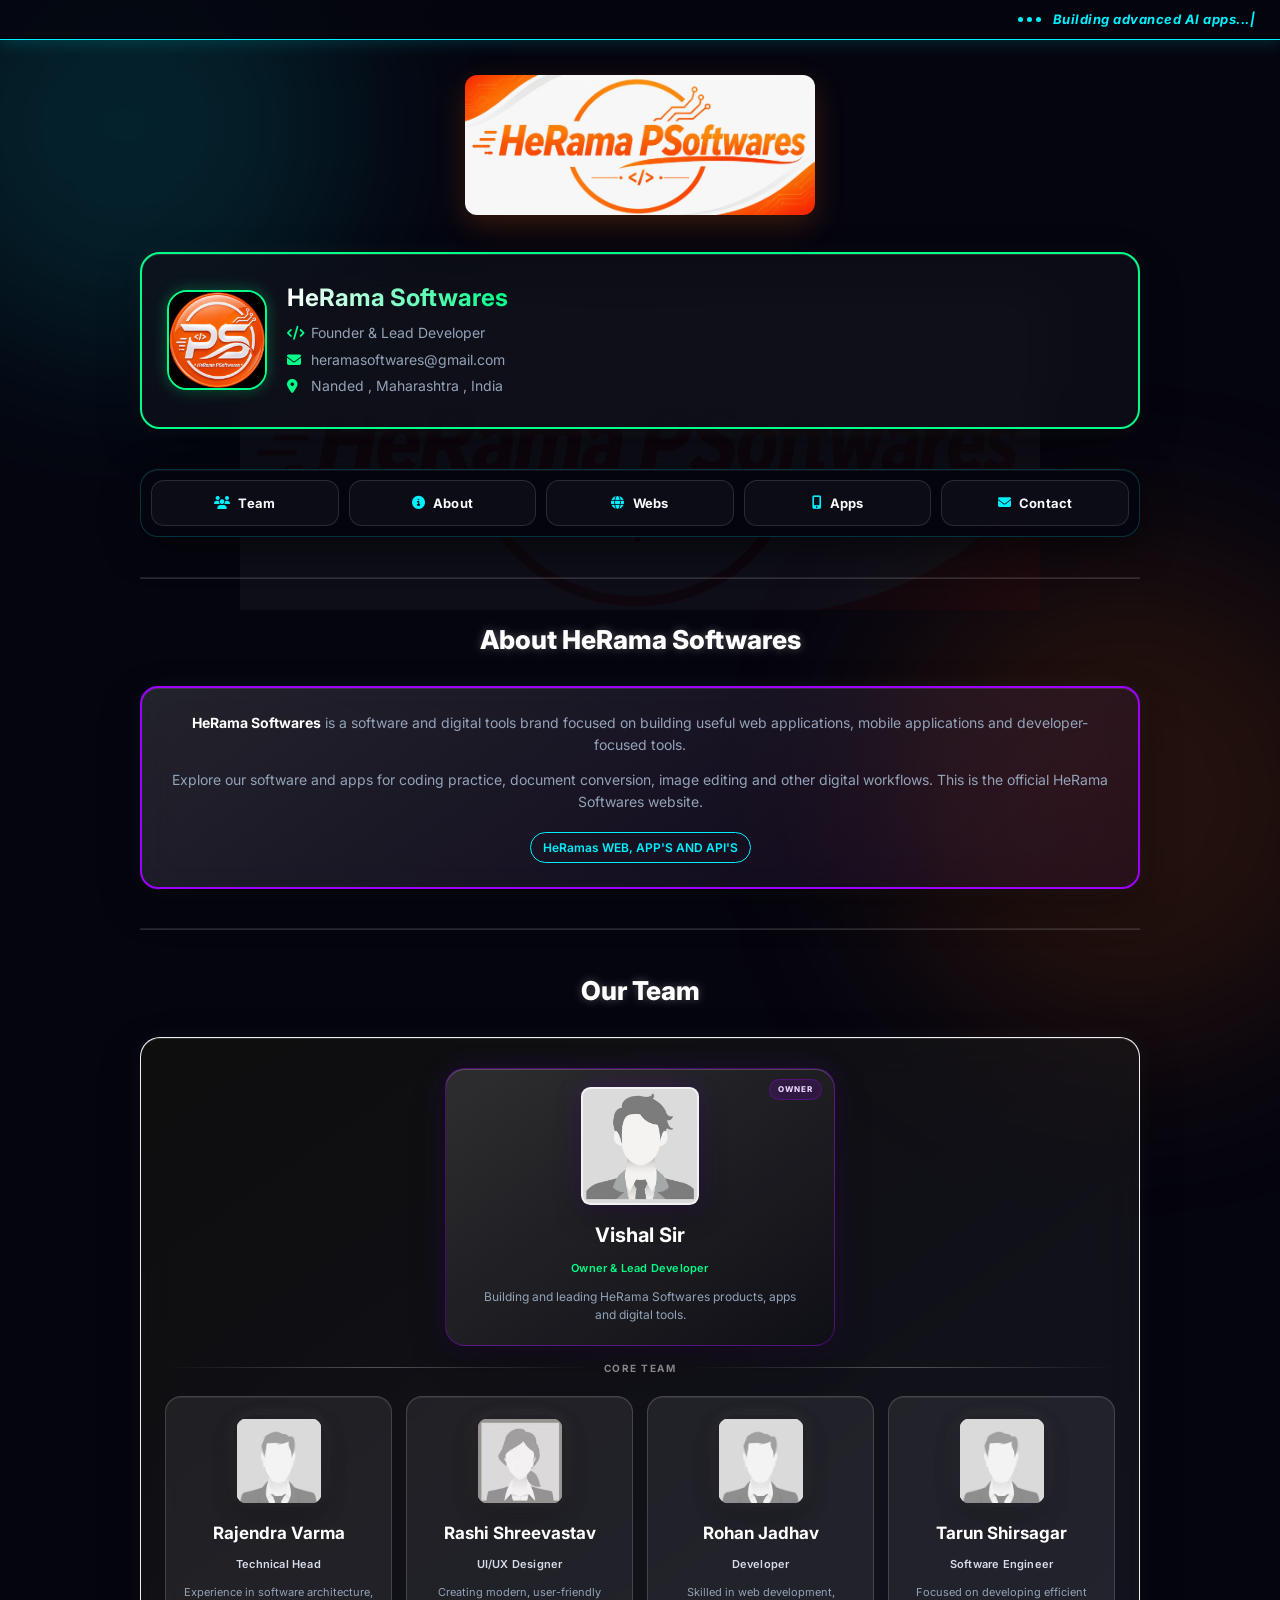
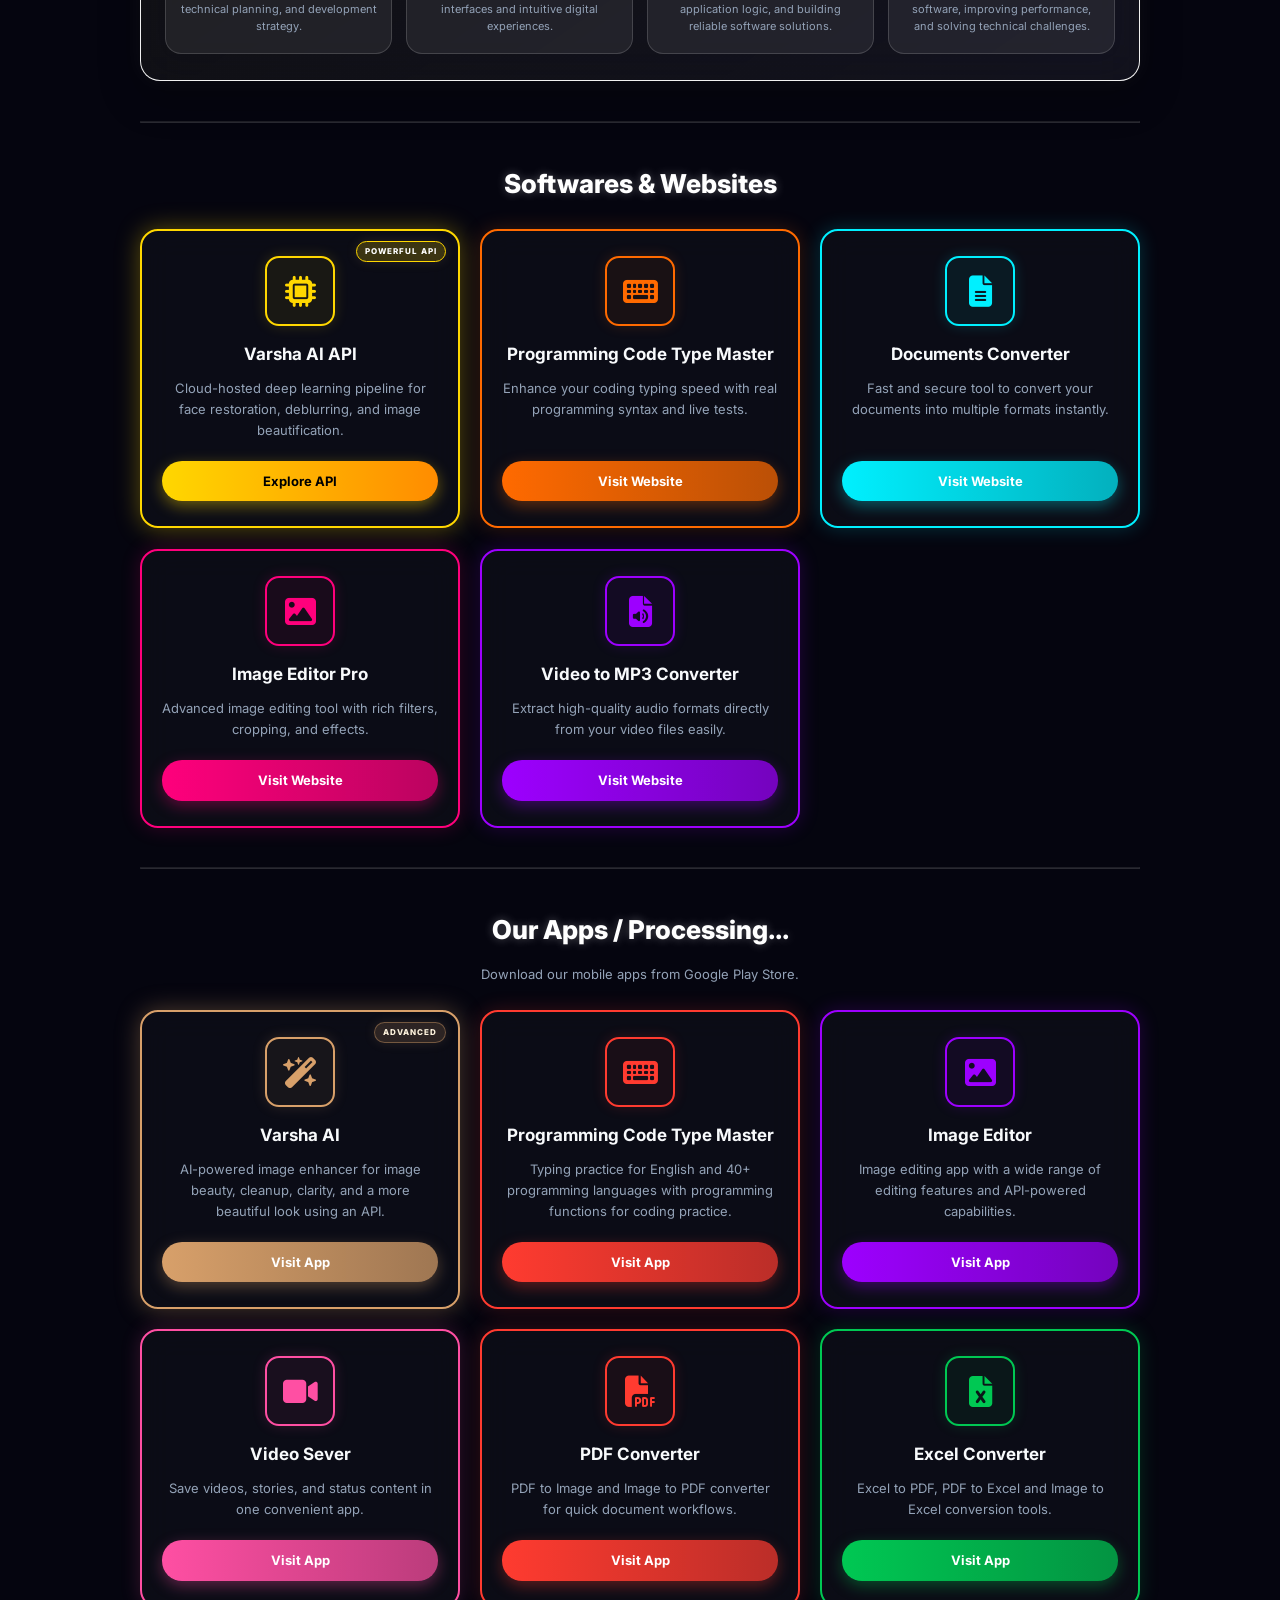
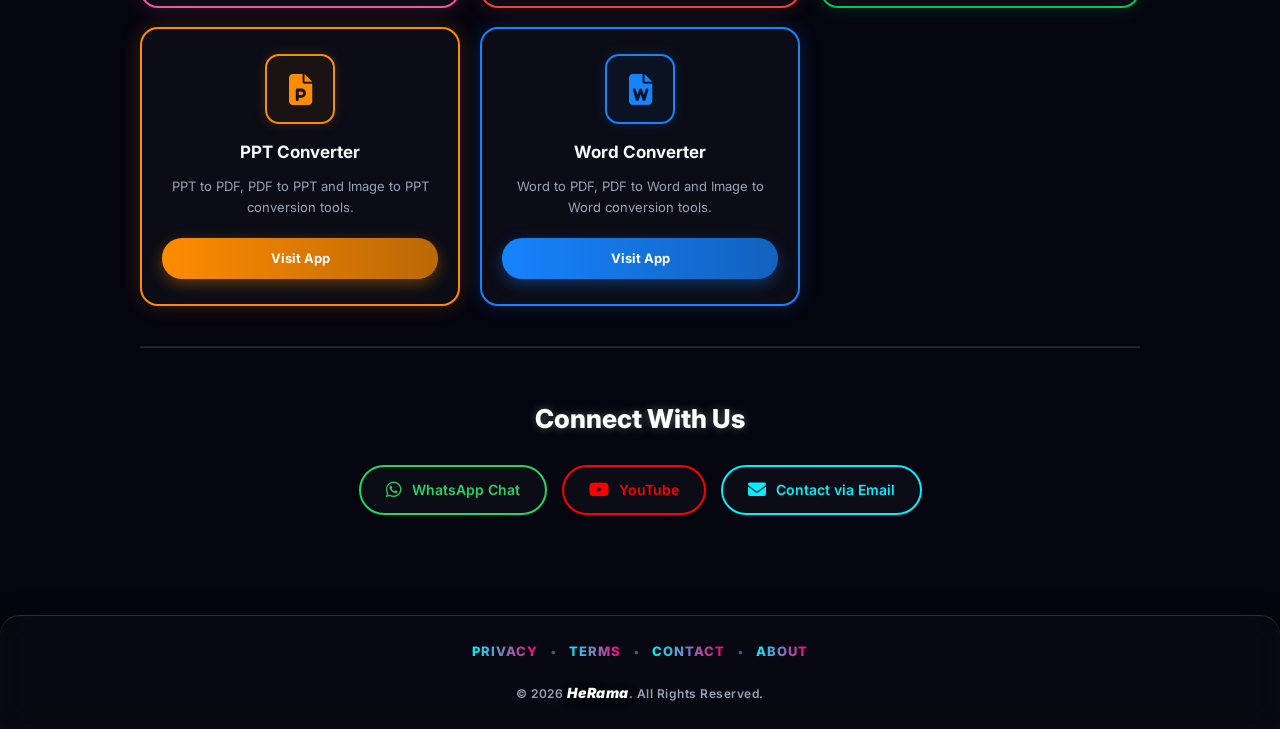
<file: index.html>
<!DOCTYPE html>
<html lang="en">
<head>
  <meta charset="UTF-8">
  <meta name="viewport" content="width=device-width, initial-scale=1.0">

  <!-- === SEO / GOOGLE SEARCH METADATA === -->
  <meta name="description" content="HeRama Softwares — official website for software, web apps, mobile apps, coding tools, document converters and image editing solutions.">
  <meta name="keywords" content="HeRama, HeRama Softwares, HeRama Software, HeRama PSoftwares, software developer, web apps, mobile apps, coding tools, document converter, image editor">
  <meta name="author" content="HeRama Softwares">
  <meta name="robots" content="index, follow, max-image-preview:large">
  <link rel="canonical" href="https://heramasoftware.github.io/HeRama/">

  <!-- Open Graph / Social Sharing -->
  <meta property="og:type" content="website">
  <meta property="og:title" content="HeRama Softwares | Official Website">
  <meta property="og:description" content="Official website of HeRama Softwares — software, web apps, mobile apps and digital tools.">
  <meta property="og:url" content="https://heramasoftware.github.io/HeRama/">
  <meta property="og:image" content="https://heramasoftware.github.io/HeRama/herama.jpeg">
  <meta property="og:site_name" content="HeRama Softwares">

  <!-- Twitter/X Sharing -->
  <meta name="twitter:card" content="summary_large_image">
  <meta name="twitter:title" content="HeRama Softwares | Official Website">
  <meta name="twitter:description" content="Official website of HeRama Softwares — software, web apps, mobile apps and digital tools.">
  <meta name="twitter:image" content="https://heramasoftware.github.io/HeRama/herama.jpeg">

  <!-- Structured data helps Google understand the brand/site -->
  <script type="application/ld+json">
  {
    "@context": "https://schema.org",
    "@type": "Organization",
    "name": "HeRama Softwares",
    "alternateName": ["HeRama", "HeRama Software", "HeRama PSoftwares"],
    "url": "https://heramasoftware.github.io/HeRama/",
    "logo": "https://heramasoftware.github.io/HeRama/herama.jpeg",
    "email": "heramasoftwares@gmail.com",
    "description": "HeRama Softwares develops software, web applications, mobile applications and digital tools.",
    "sameAs": [
      "https://www.facebook.com/share/1HQvqGAFDk/",
      "https://www.instagram.com/herama_psoftwares?igsh=MXFvZWMyYWdleDJ3ZA==",
      "https://youtube.com/@vishalgaradsoftwaredevloper?si=EUK5Th2-3GdsYp0a"
    ]
  }
  </script>

  <script type="application/ld+json">
  {
    "@context": "https://schema.org",
    "@type": "WebSite",
    "name": "HeRama Softwares",
    "alternateName": "HeRama",
    "url": "https://heramasoftware.github.io/HeRama/"
  }
  </script>

  <title>HeRama Softwares | Apps, Web & Software</title>
  
  <!-- FontAwesome Icons -->
  <link rel="stylesheet" href="https://cdnjs.cloudflare.com/ajax/libs/font-awesome/6.4.0/css/all.min.css">
  <!-- Google Fonts -->
  <link href="https://fonts.googleapis.com/css2?family=Inter:wght@300;400;600;800&display=swap" rel="stylesheet">

  <link rel="stylesheet" href="style.css?v=20260911-products">
</head>
<body>

<!-- Top Advanced Status Navbar -->
  <div class="top-status-nav">
    <div class="ai-status-container" id="aiStatusContainer">
      <div class="gemini-dots">
        <div class="dot"></div><div class="dot"></div><div class="dot"></div>
      </div>
      <div class="typewriter-text" id="typewriterText">Building advanced AI apps...|</div>
    </div>
  </div>

  <!-- Floating Orbs & Watermark Background -->
  <div class="bg-orb orb-1"></div>
  <div class="bg-orb orb-2"></div>
  <img src="herama.jpeg" class="bg-watermark" alt="Watermark">

  <!-- Top Logo -->
  <div class="top-logo-container">
    <img src="herama.jpeg" alt="HeRama PSoftwares Logo">
  </div>

  <div class="container">
    
    <!-- Profile Box (Popti Green Border) -->
    <div class="profile-card">
      <img src="logo2.jpeg" alt="Pandurang Baliram Garad">
      <div class="profile-info">
        <h2>HeRama Softwares</h2>
        <p><i class="fa-solid fa-code"></i> Founder & Lead Developer</p>
        <p><i class="fa-solid fa-envelope"></i> heramasoftwares@gmail.com</p>
        <p><i class="fa-solid fa-location-dot"></i> Nanded , Maharashtra , India</p>
      </div>
    </div>


    <!-- === QUICK SECTION NAVIGATION === -->
    <nav class="section-nav" aria-label="Page sections">
      <a href="#team"><i class="fa-solid fa-users"></i><span>Team</span></a>
      <a href="#about"><i class="fa-solid fa-circle-info"></i><span>About</span></a>
      <a href="#webs"><i class="fa-solid fa-globe"></i><span>Webs</span></a>
      <a href="#apps"><i class="fa-solid fa-mobile-screen-button"></i><span>Apps</span></a>
      <a href="#contact"><i class="fa-solid fa-envelope"></i><span>Contact</span></a>
    </nav>

        <hr style="border-color: var(--border-glow); margin: 40px 0;">

        
    <!-- === COMPANY INFORMATION / SEO CONTENT === -->
    <section class="company-info-section page-section" id="about" aria-label="About HeRama Softwares">
      <h2 class="section-title">About HeRama Softwares</h2>
      <div class="company-info-card">
        <p><strong>HeRama Softwares</strong> is a software and digital tools brand focused on building useful web applications, mobile applications and developer-focused tools.</p>
        <p>Explore our software and apps for coding practice, document conversion, image editing and other digital workflows. This is the official HeRama Softwares website.</p>
        <div class="company-keywords">
          <!-- <span>HeRama</span> -->
          <span>HeRamas WEB, APP'S AND API'S</span>
          <!-- <span>Web Apps</span>
          <span>Mobile Apps</span>
          <span>Software</span> -->
        </div>
      </div>
    </section>


        <hr style="border-color: var(--border-glow); margin: 40px 0;">


    <!-- === TEAM SECTION === -->
    <section class="team-section page-section" id="team" aria-label="HeRama Softwares Team">
      <h2 class="section-title">Our Team</h2>

      <div class="team-glass-box">
        <!-- OWNER / LEAD DEVELOPER: replace owner.jpeg, name and text anytime -->
        <div class="team-owner owner-feature scroll-reveal">
          <div class="team-photo owner-photo">
            <img src="owner.jpeg" alt="HeRama Softwares Owner & Lead Developer">
          </div>
          <h3>Vishal Sir</h3>
          <span class="team-role owner-role">Owner & Lead Developer</span>
          <p>Building and leading HeRama Softwares products, apps and digital tools.</p>
        </div>

        <div class="team-divider"><span>Core Team</span></div>

        <div class="team-members-grid">
          <!-- TEAM MEMBER 1 -->
          <article class="team-member scroll-reveal">
            <div class="team-photo"><img src="inginears.jpeg" alt="Team Member 1"></div>
            <h3>Rajendra Varma</h3>
            <span class="team-role">Technical Head</span>
            <p>Experience in software architecture, technical planning, and development strategy.</p>
          </article>

          <!-- TEAM MEMBER 2 -->
          <article class="team-member team-reveal">
            <div class="team-photo"><img src="female.jpeg" alt="Team Member 2"></div>
            <h3>Rashi Shreevastav</h3>
            <span class="team-role">UI/UX Designer</span>
            <p>Creating modern, user-friendly interfaces and intuitive digital experiences.</p>
          </article>

          <!-- TEAM MEMBER 3 -->
          <article class="team-member team-reveal">
            <div class="team-photo"><img src="inginears.jpeg" alt="Team Member 3"></div>
            <h3>Rohan Jadhav</h3>
            <span class="team-role">Developer</span>
            <p>Skilled in web development, application logic, and building reliable software solutions.</p>
          </article>

          <!-- TEAM MEMBER 4 -->
          <article class="team-member team-reveal">
            <div class="team-photo"><img src="inginears.jpeg" alt="Team Member 4"></div>
            <h3>Tarun Shirsagar</h3>
            <span class="team-role">Software Engineer</span>
            <p>Focused on developing efficient software, improving performance, and solving technical challenges.</p>
          </article>
        </div>
      </div>
      
    </section>


        <hr style="border-color: var(--border-glow); margin: 40px 0;">


    <!-- === SOFTWARES & WEBSITES SECTION === -->
    <section class="page-section" id="webs" aria-label="HeRama Softwares Websites">
      <h2 class="section-title">Softwares & Websites</h2>
      <div class="apps-grid">

        <!-- NAYA API BOX: Varsha AI API (Premium Gold Glow) -->
        <div class="app-card product-card scroll-reveal power-shine" style="--card-color:#ffd700; --card-rgb:255,215,0;">
          <span class="app-featured-badge" style="background: rgba(255,215,0,0.2); border-color: #ffd700; color: #fff;">POWERFUL API</span>
          <div class="app-img-box app-icon-placeholder">
            <i class="fa-solid fa-microchip"></i>
          </div>
          <h3>Varsha AI API</h3>
          <p>Cloud-hosted deep learning pipeline for face restoration, deblurring, and image beautification.</p>
          <a href="https://panduranggarad922--varsha-ai-aibeautyapi-web.us-east.modal.run/docs?utm_source=chatgpt.com#/default/beautify_api_v1_beautify_post" target="_blank" rel="noopener" class="visit-btn" style="background: linear-gradient(90deg, #ffd700, #ff8c00); box-shadow: 0 5px 15px rgba(255,215,0,0.4); color: #000;">Explore API</a>
        </div>


        <!-- WEBSITE 1 : change only --card-color in HTML -->
        <div class="app-card product-card scroll-reveal" style="--card-color:#ff6a00; --card-rgb:255,106,0;">

          <div class="app-img-box app-icon-placeholder">
  <i class="fa-solid fa-keyboard"></i>
</div>
          <h3>Programming Code Type Master</h3>
          <p>Enhance your coding typing speed with real programming syntax and live tests.</p>
          <a href="https://programming-code-typingtest-pro.github.io/" target="_blank" rel="noopener" class="visit-btn">Visit Website</a>
        </div>

        <!-- WEBSITE 2 -->
        <div class="app-card product-card scroll-reveal" style="--card-color:#00f0ff; --card-rgb:0,240,255;">
          <div class="app-img-box app-icon-placeholder">
  <i class="fa-solid fa-file-lines"></i>
</div>
          <h3>Documents Converter</h3>
          <p>Fast and secure tool to convert your documents into multiple formats instantly.</p>
          <a href="https://panduranggarad922-cell.github.io" target="_blank" rel="noopener" class="visit-btn">Visit Website</a>
        </div>

        <!-- WEBSITE 3 -->
        <div class="app-card product-card scroll-reveal" style="--card-color:#ff007c; --card-rgb:255,0,124;">
          <div class="app-img-box app-icon-placeholder">
  <i class="fa-solid fa-image"></i>
</div>
          <h3>Image Editor Pro</h3>
          <p>Advanced image editing tool with rich filters, cropping, and effects.</p>
          <a href="https://heramapsoftwares.github.io" target="_blank" rel="noopener" class="visit-btn">Visit Website</a>
        </div>

        <!-- WEBSITE 4 -->
        <div class="app-card product-card scroll-reveal" style="--card-color:#9d00ff; --card-rgb:157,0,255;">
          <div class="app-img-box app-icon-placeholder">
  <i class="fa-solid fa-file-audio"></i>
</div>
          <h3>Video to MP3 Converter</h3>
          <p>Extract high-quality audio formats directly from your video files easily.</p>
          <a href="https://heramapsoftwares.github.io" target="_blank" rel="noopener" class="visit-btn">Visit Website</a>
        </div>

      </div>
    </section>

    <hr style="border-color: var(--border-glow); margin: 40px 0;">

    <!-- === PLAY STORE APPS SECTION === -->
    <section class="page-section" id="apps" aria-label="HeRama Softwares Play Store Apps">
      <h2 class="section-title">Our Apps / Processing...</h2>
      <p class="section-subtitle">Download our mobile apps from Google Play Store.</p>
      <div class="apps-grid">

        <!-- APP 1 : Varsha AI / SKIN -->
        <!-- Yahan app-featured ke aage power-shine class add ki hai -->
        <div class="app-card product-card scroll-reveal app-featured power-shine" style="--card-color:#d8a06a; --card-rgb:216,160,106;">
          <span class="app-featured-badge">ADVANCED</span>
          <div class="app-img-box app-icon-placeholder"><i class="fa-solid fa-wand-magic-sparkles"></i></div>
          <h3>Varsha AI</h3>
          <p>AI-powered image enhancer for image beauty, cleanup, clarity, and a more beautiful look using an API.</p>
          <a href="https://play.google.com/store/apps/" target="_blank" rel="noopener" class="visit-btn">Visit App</a>
        </div>


        <!-- APP 2 : Programming Code Type Master / RED -->
        <div class="app-card product-card scroll-reveal" style="--card-color:#ff3b30; --card-rgb:255,59,48;">
          <div class="app-img-box app-icon-placeholder"><i class="fa-solid fa-keyboard"></i></div>
          <h3>Programming Code Type Master</h3>
          <p>Typing practice for English and 40+ programming languages with programming functions for coding practice.</p>
          <a href="https://programming-code-typingtest-pro.github.io/" target="_blank" rel="noopener" class="visit-btn">Visit App</a>
        </div>

        <!-- APP 3 : Image Editor / PURPLE -->
        <div class="app-card product-card scroll-reveal" style="--card-color:#9d00ff; --card-rgb:157,0,255;">
          <div class="app-img-box app-icon-placeholder"><i class="fa-solid fa-image"></i></div>
          <h3>Image Editor</h3>
          <p>Image editing app with a wide range of editing features and API-powered capabilities.</p>
          <a href="https://heramapsoftwares.github.io" target="_blank" rel="noopener" class="visit-btn">Visit App</a>
        </div>

        <!-- APP 4 : Video Sever / PINK -->
        <div class="app-card product-card scroll-reveal" style="--card-color:#ff4fa3; --card-rgb:255,79,163;">
          <div class="app-img-box app-icon-placeholder"><i class="fa-solid fa-video"></i></div>
          <h3>Video Sever</h3>
          <p>Save videos, stories, and status content in one convenient app.</p>
          <a href="https://play.google.com/store/apps/" target="_blank" rel="noopener" class="visit-btn">Visit App</a>
        </div>

        <!-- APP 1 : PDF Converter / RED -->
        <div class="app-card product-card scroll-reveal" style="--card-color:#ff3b30; --card-rgb:255,59,48;">
          <div class="app-img-box app-icon-placeholder"><i class="fa-solid fa-file-pdf"></i></div>
          <h3>PDF Converter</h3>
          <p>PDF to Image and Image to PDF converter for quick document workflows.</p>
          <!-- Replace the href value with this app's real Google Play Store URL. -->
          <a href="https://panduranggarad922-cell.github.io" target="_blank" rel="noopener" class="visit-btn">Visit App</a>
        </div>

        <!-- APP 2 : Excel Converter / GREEN -->
        <div class="app-card product-card scroll-reveal" style="--card-color:#00c853; --card-rgb:0,200,83;">
          <div class="app-img-box app-icon-placeholder"><i class="fa-solid fa-file-excel"></i></div>
          <h3>Excel Converter</h3>
          <p>Excel to PDF, PDF to Excel and Image to Excel conversion tools.</p>
          <!-- Replace the href value with this app's real Google Play Store URL. -->
          <a href="https://panduranggarad922-cell.github.io" target="_blank" rel="noopener" class="visit-btn">Visit App</a>
        </div>

        <!-- APP 3 : PPT Converter / ORANGE -->
        <div class="app-card product-card scroll-reveal" style="--card-color:#ff8c00; --card-rgb:255,140,0;">
          <div class="app-img-box app-icon-placeholder"><i class="fa-solid fa-file-powerpoint"></i></div>
          <h3>PPT Converter</h3>
          <p>PPT to PDF, PDF to PPT and Image to PPT conversion tools.</p>
          <!-- Replace the href value with this app's real Google Play Store URL. -->
          <a href="https://panduranggarad922-cell.github.io" target="_blank" rel="noopener" class="visit-btn">Visit App</a>
        </div>

        <!-- APP 4 : Word Converter / BLUE -->
        <div class="app-card product-card scroll-reveal" style="--card-color:#1683ff; --card-rgb:22,131,255;">
          <div class="app-img-box app-icon-placeholder"><i class="fa-solid fa-file-word"></i></div>
          <h3>Word Converter</h3>
          <p>Word to PDF, PDF to Word and Image to Word conversion tools.</p>
          <!-- Replace the href value with this app's real Google Play Store URL. -->
          <a href="https://panduranggarad922-cell.github.io" target="_blank" rel="noopener" class="visit-btn">Visit App</a>
        </div>

      </div>
    </section>
        <hr style="border-color: var(--border-glow); margin: 40px 0;">


    <!-- Social Connect Section -->
    <section class="page-section" id="contact">
    <h2 class="section-title" style="margin-top: 50px;">Connect With Us</h2>
    <div class="social-grid">
      
      <!-- Company Facebook -->
      <!-- <a href="https://www.facebook.com/share/1HQvqGAFDk/" class="social-btn fb">
        <i class="fa-brands fa-facebook"></i> Facebook
      </a> -->
      
      <!-- Company Instagram -->
     <!--  <a href="https://www.instagram.com/herama_psoftwares?igsh=MXFvZWMyYWdleDJ3ZA==" class="social-btn insta">
        <i class="fa-brands fa-instagram"></i> Instagram
      </a> -->
      <!-- Personal Insta 1 -->
      <!-- <a href="https://www.instagram.com/vishal_garad___?igsh=dG5icDVrdTVvb3d2" class="social-btn insta">
        <i class="fa-brands fa-instagram"></i> Personal Instagram
      </a> -->

      <!-- Personal Insta 2 -->
     <!--  <a href="#" class="social-btn insta">
        <i class="fa-brands fa-instagram"></i> Personal Insta 2
      </a> -->

      <!-- WhatsApp Chat -->
      <a href="https://whatsapp.com/channel/0029VbDOUvfIt5rsgJwoov05" class="social-btn wa">
        <i class="fa-brands fa-whatsapp"></i> WhatsApp Chat
      </a>

      <!-- YouTube Channel -->
      <a href="https://youtube.com/@vishalgaradsoftwaredevloper?si=EUK5Th2-3GdsYp0a" class="social-btn yt">
        <i class="fa-brands fa-youtube"></i> YouTube
      </a>

      <!-- Email -->
      <a href="mailto:heramasoftwares@gmail.com" class="social-btn email">
        <i class="fa-solid fa-envelope"></i> Contact via Email
      </a>

    </div>
    </section>

  </div>

      <!-- PREMIUM GLASSY SCROLLABLE FOOTER -->
  <div class="bottom-footer">
    <div class="footer-links">
      <!-- In # ki jagah aap apna GitHub ya Chrome ka link daal sakte hain -->
      <a href="privacy.html" target="_blank">Privacy</a>
      <span class="footer-dot">•</span>
      <a href="terms.html" target="_blank">Terms</a>
      <span class="footer-dot">•</span>
      <a href="contact.html" target="_blank">Contact</a>
      <span class="footer-dot">•</span>
      <a href="https://heramasoftwares.github.io/HeRama/index.html" target="_blank">About</a>
    </div>
    
    <div class="footer-copyright">
      © 2026 <span class="footer-brand">HeRama</span>. All Rights Reserved.
      
    </div>
    </div>





<script>
  // Professional one-by-one reveal: boxes emerge from the background as you scroll.
  document.addEventListener('DOMContentLoaded', () => {
    const revealSelectors = [
      '.profile-card',
      '.company-info-card',
      '.team-glass-box',
      '.team-owner',
      '.team-member',
      '.app-card',
      '.product-card',
      '.social-btn'
    ];

    const revealItems = document.querySelectorAll(revealSelectors.join(', '));

    revealItems.forEach((item, index) => {
      item.classList.add('scroll-reveal');
      // Small stagger so nearby cards never appear at exactly the same instant.
      item.style.setProperty('--reveal-delay', `${(index % 4) * 70}ms`);
    });

    if ('IntersectionObserver' in window) {
      const revealObserver = new IntersectionObserver((entries, observer) => {
        entries.forEach(entry => {
          if (!entry.isIntersecting) return;

          const item = entry.target;
          requestAnimationFrame(() => item.classList.add('is-visible'));
          observer.unobserve(item);
        });
      }, {
        threshold: 0.10,
        rootMargin: '0px 0px -45px 0px'
      });

      revealItems.forEach(item => revealObserver.observe(item));
    } else {
      revealItems.forEach(item => item.classList.add('is-visible'));
    }
  });
</script>

<script>
  // Tracker app se aane par Auto-Press Button aur Smooth Scroll karne ka logic
  window.addEventListener('DOMContentLoaded', () => {
    const hash = window.location.hash; // e.g. #team, #apps, #webs
    if (!hash) return;

    setTimeout(() => {
      // 1. Website ke andar us section nav button ko dhundo
      const matchingBtn = document.querySelector(`.section-nav a[href="${hash}"]`);
      if (matchingBtn) {
        // Auto-press button effect (Glow & Scale animation)
        matchingBtn.style.transition = 'all 0.3s ease';
        matchingBtn.style.boxShadow = '0 0 25px #00f0ff, inset 0 0 12px #00f0ff';
        matchingBtn.style.borderColor = '#00f0ff';
        matchingBtn.style.transform = 'scale(1.08)';

        setTimeout(() => {
          matchingBtn.style.transform = 'scale(1)';
        }, 600);
      }

      // 2. Us section ko screen par smooth scroll karke center me laye
      const targetSection = document.querySelector(hash);
      if (targetSection) {
        targetSection.scrollIntoView({
          behavior: 'smooth',
          block: 'start'
        });
      }
    }, 450); // 450ms delay taaki page completely load ho sake
  });
</script>

<script>
  document.addEventListener('DOMContentLoaded', () => {
    // Tumhari company ki 5 advanced lines
    let messages = [
      "Building advanced AI apps...",
      "Integrating smart APIs...",
      "Developing next-gen web platforms...",
      "Processing cloud data securely...",
      "Creating custom digital solutions..."
    ];
    
    let msgIdx = 0, charIdx = 0, isDeleting = false, typeTimer;
    const typeTarget = document.getElementById('typewriterText');
    
    if (typeTarget) {
      function typeEffect() {
        const currentMsg = messages[msgIdx];
        if (isDeleting) {
          typeTarget.innerText = currentMsg.substring(0, charIdx - 1) + '|';
          charIdx--;
          if (charIdx === 0) {
            isDeleting = false;
            msgIdx = (msgIdx + 1) % messages.length;
            typeTimer = setTimeout(typeEffect, 300);
          } else {
            typeTimer = setTimeout(typeEffect, 15); // Delete speed
          }
        } else {
          typeTarget.innerText = currentMsg.substring(0, charIdx + 1) + '|';
          charIdx++;
          if (charIdx === currentMsg.length) {
            isDeleting = true;
            typeTimer = setTimeout(typeEffect, 1500); // Pura sentence type hone ke baad ka wait time
          } else {
            typeTimer = setTimeout(typeEffect, 40); // Type karne ki speed
          }
        }
      }
      typeEffect();
    }
  });
</script>

<script>
  // Scroll karte waqt auto-button highlight logic
  document.addEventListener('DOMContentLoaded', () => {
    // Sabhi sections aur unke nav buttons ko select karna
    const sections = document.querySelectorAll('section.page-section');
    const navLinks = document.querySelectorAll('.section-nav a');

    window.addEventListener('scroll', () => {
      let currentSection = '';

      sections.forEach(section => {
        const sectionTop = section.offsetTop;
        // 180px ka offset diya hai taaki section thoda sa upar aate hi button glow karne lage
        if (window.scrollY >= sectionTop - 180) {
          currentSection = section.getAttribute('id');
        }
      });

      // Sabhi buttons se active class hata kar sirf current wale par lagana
      navLinks.forEach(link => {
        link.classList.remove('active-btn');
        if (currentSection && link.getAttribute('href') === `#${currentSection}`) {
          link.classList.add('active-btn');
        }
      });
    });
  });
</script>
</body>
</html>
</file>
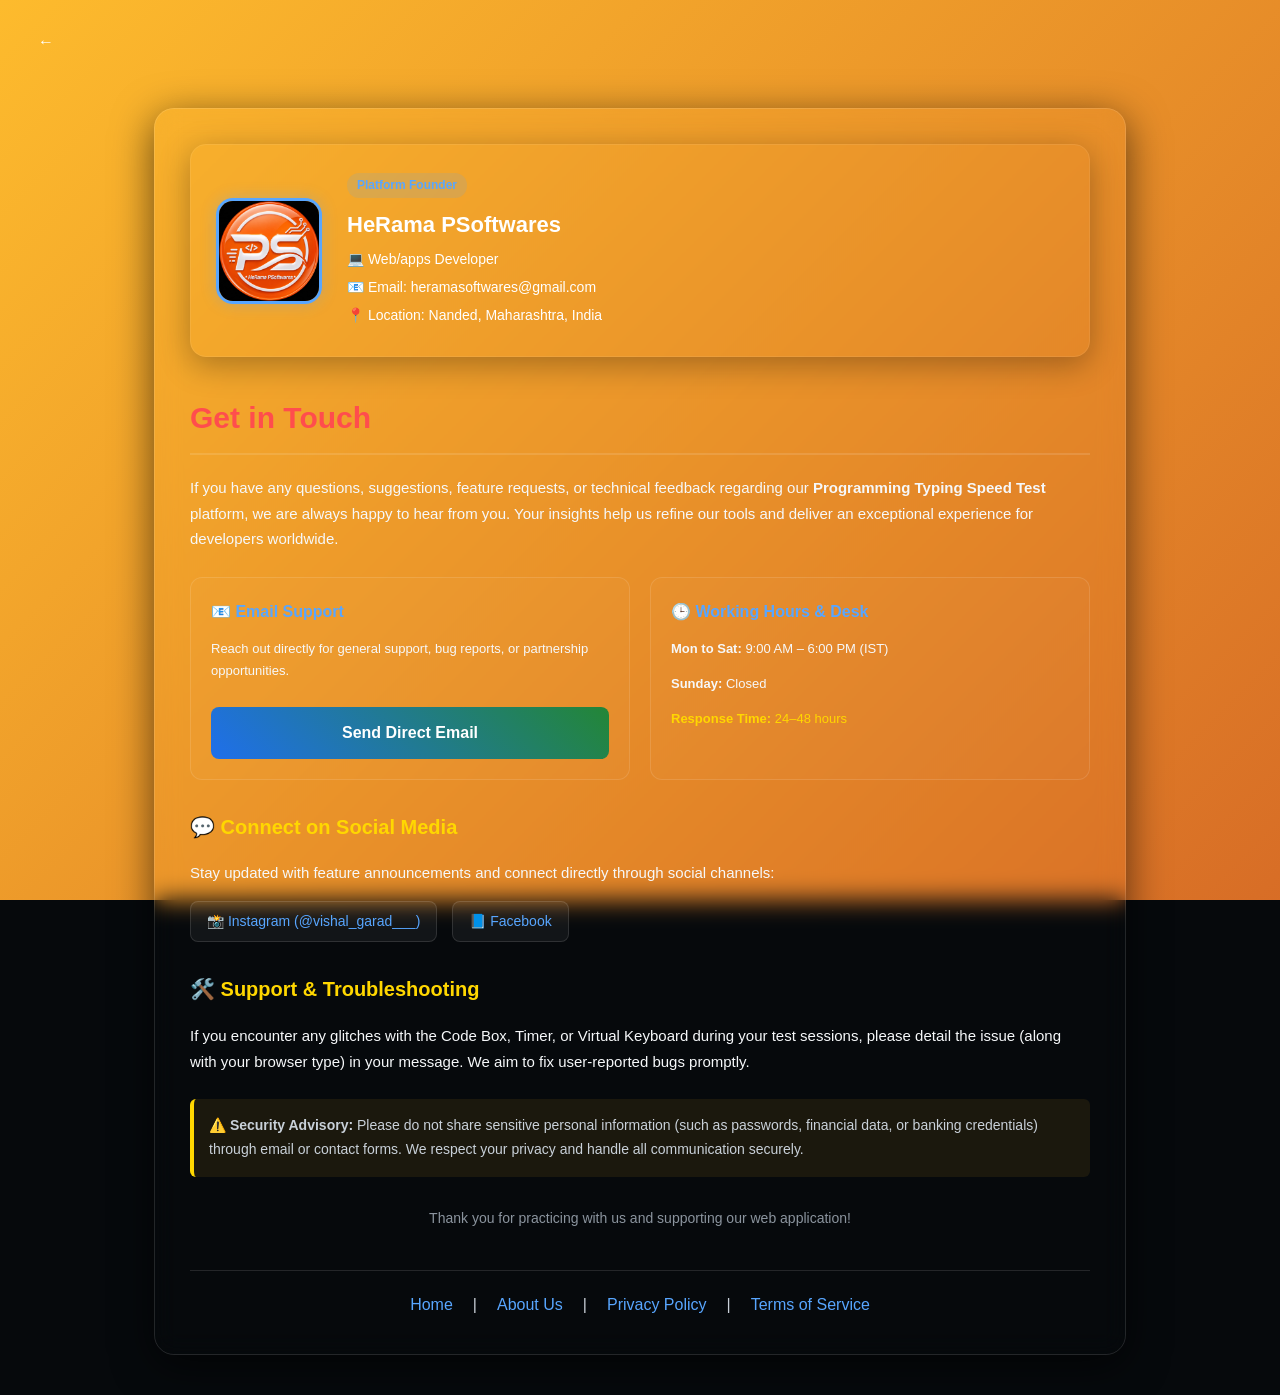
<file: contact.html>
<!DOCTYPE html>
<html lang="en">
<head>
  <meta charset="UTF-8">
  <meta name="viewport" content="width=device-width, initial-scale=1.0">
  <title>Contact Us | Programming Typing Speed Test</title>
  <style>
    :root {
      --primary-accent: #ff4d4d;
      --gold-accent: #ffd700;
      --blue-accent: #58a6ff;
      --card-bg: transparent;
      --border-color: rgba(255, 255, 255, 0.12);
    }

    body {
      font-family: 'Segoe UI', Tahoma, Geneva, Verdana, sans-serif;
      background: #06090c;
      color: #c9d1d9;
      margin: 0;
      padding: 20px;
      line-height: 1.7;
      -webkit-tap-highlight-color: transparent;
    }

    /* Animated Gradient Background Effect */
    body::before {
      content: "";
      position: fixed;
      top: 0;
      left: 0;
      width: 100vw;
      height: 100vh;
      background: linear-gradient(-45deg, #e8891c, #b21f1f, #fdbb2d);
      background-size: 400% 400%;
      animation: gradientBG 15s ease infinite;
      z-index: -1;
    }

    @keyframes gradientBG {
      0% { background-position: 0% 50%; }
      50% { background-position: 100% 50%; }
      100% { background-position: 0% 50%; }
    }

    .container {
      max-width: 900px;
      margin: 20px auto;
      padding: 35px;
      background: var(--card-bg);
      border: 1px solid var(--border-color);
      border-radius: 20px;
      backdrop-filter: blur(12px);
      box-shadow: 0 10px 40px rgba(0,0,0,0.6);
    }

    .back-btn {
      display: inline-block;
      padding: 8px 18px;
      background: transparent;
      color: #ffffff;
      text-decoration: none;
      border-radius: 8px;
      font-weight: 600;
      margin-bottom: 25px;
      transition: all 0.3s ease;
    }

    .back-btn:hover {
      background: transparent;
      transform: translateX(-3px);
    }

    /* ===== PROFILE CARD ===== */
    .profile-card {
      display: flex;
      align-items: center;
      gap: 25px;
      margin-bottom: 35px;
      padding: 25px;
      background:transparent;
      border-radius: 16px;
      border: 1px solid rgba(255, 255, 255, 0.08);
      box-shadow: 0 8px 32px rgba(0, 0, 0, 0.3);
      animation: fadeIn 0.8s ease;
    }

    @keyframes fadeIn {
      from { opacity: 0; transform: translateY(-15px); }
      to { opacity: 1; transform: translateY(0); }
    }

    .profile-card img {
      width: 100px;
      height: 100px;
      border-radius: 16%;
      border: 3px solid var(--blue-accent);
      object-fit: cover;
      box-shadow: 0 0 15px rgba(88, 166, 255, 0.3);
    }

    .profile-info h3 {
      margin: 0 0 5px 0;
      font-size: 22px;
      color: #ffffff;
    }

    .profile-info p {
      margin: 4px 0;
      font-size: 14px;
      color: white;
    }

    .badge {
      display: inline-block;
      background: rgba(88, 166, 255, 0.15);
      color: var(--blue-accent);
      padding: 2px 10px;
      border-radius: 12px;
      font-size: 12px;
      font-weight: 600;
      margin-bottom: 8px;
    }

    h1 {
      color: var(--primary-accent);
      font-size: 30px;
      border-bottom: 2px solid var(--border-color);
      padding-bottom: 10px;
      margin-top: 0;
    }

    h2 {
      color: var(--gold-accent);
      margin-top: 30px;
      font-size: 20px;
      display: flex;
      align-items: center;
      gap: 10px;
    }

    p {
      color: #f6f8fa;
      font-size: 15px;
      margin-bottom: 15px;
    }

    /* GRID LAYOUT FOR CONTACT INFO */
    .grid-container {
      display: grid;
      grid-template-columns: repeat(auto-fit, minmax(260px, 1fr));
      gap: 20px;
      margin: 25px 0;
    }

    .info-card {
      background: rgba(255, 255, 255, 0.02);
      border: 1px solid var(--border-color);
      padding: 20px;
      border-radius: 12px;
      transition: transform 0.3s ease;
    }

    .info-card:hover {
      transform: translateY(-5px);
      border-color: rgba(255, 255, 255, 0.2);
    }

    .info-card h4 {
      margin: 0 0 10px 0;
      color: var(--blue-accent);
      font-size: 16px;
    }

    .btn-email {
      display: inline-block;
      width: 100%;
      text-align: center;
      padding: 12px;
      background: linear-gradient(45deg, #1f6feb, #238636);
      color: #ffffff;
      text-decoration: none;
      font-weight: bold;
      border-radius: 8px;
      margin-top: 10px;
      box-sizing: border-box;
      transition: opacity 0.3s ease;
    }

    .btn-email:hover {
      opacity: 0.9;
    }

    /* SOCIAL LINKS */
    .social-links {
      display: flex;
      gap: 15px;
      flex-wrap: wrap;
      margin-top: 10px;
    }

    .social-btn {
      padding: 8px 16px;
      background: rgba(255, 255, 255, 0.05);
      border: 1px solid var(--border-color);
      border-radius: 8px;
      color: #58a6ff;
      text-decoration: none;
      font-size: 14px;
      transition: all 0.3s ease;
    }

    .social-btn:hover {
      background: rgba(88, 166, 255, 0.15);
      border-color: var(--blue-accent);
    }

    .notice-box {
      background: rgba(210, 153, 34, 0.1);
      border-left: 4px solid var(--gold-accent);
      padding: 15px;
      border-radius: 6px;
      margin: 25px 0;
      color: #c9d1d9;
      font-size: 14px;
    }

    .footer-links {
      margin-top: 40px;
      padding-top: 20px;
      border-top: 1px solid var(--border-color);
      display: flex;
      gap: 20px;
      justify-content: center;
      flex-wrap: wrap;
    }

    .footer-links a {
      color: var(--blue-accent);
      text-decoration: none;
    }

    .footer-links a:hover {
      text-decoration: underline;
    }

    @media (max-width: 600px) {
      .profile-card {
        flex-direction: column;
        text-align: center;
      }
    }

    /* ==========================================
   RGB LOADER & BLUR SCREEN EFFECT
   ========================================== */
.loader-overlay {
    position: fixed;
    top: 0;
    left: 0;
    width: 100%;
    height: 100%;
    background: rgba(0, 0, 0, 0.6); /* Halki black transparent screen */
    backdrop-filter: blur(8px); /* Background blur effect */
    display: flex;
    justify-content: center;
    align-items: center;
    z-index: 999999; /* Sabse upar dikhane ke liye */
    transition: opacity 0.4s ease, visibility 0.4s ease;
}

.rgb-loader {
    width: 50px;
    height: 50px;
    border-radius: 50%;
    border: 5px solid transparent;
    border-top-color: #ff0000;    /* Red */
    border-right-color: #00ff00;  /* Green */
    border-bottom-color: #0000ff; /* Blue */
    animation: spinRGB 1s linear infinite;
    box-shadow: 0 0 15px rgba(255, 255, 255, 0.2); /* Halka glow */
}

@keyframes spinRGB {
    0% { transform: rotate(0deg); }
    100% { transform: rotate(360deg); }
}

/* Loader ko hide karne ki class */
.loader-hidden {
    opacity: 0;
    visibility: hidden;
}
  </style>
</head>
<body>

        <!-- RGB BLUR LOADER -->
<div id="globalLoader" class="loader-overlay">
  <div class="rgb-loader"></div>
</div>
<script>// App open hone par Loader hatane ka logic
window.addEventListener('load', () => {
    const loader = document.getElementById("globalLoader");
    if(loader) {
        // App open hone ke baad 0.5 second tak loader dikhega
        setTimeout(() => {
            loader.classList.add("loader-hidden");
        }, 300); 
    }
});</script>

<a href="index.html" class="back-btn">←</a>
  <div class="container">
    <!-- PROFILE CARD SECTION -->
    <div class="profile-card">
      <img src="logo2.jpeg" alt="Pandurang Garad">
      <div class="profile-info">
        <span class="badge">Platform Founder</span>
        <h3><Head>HeRama PSoftwares</Head></h3>
        <p>💻 Web/apps Developer</p>
        <p>📧 Email: heramasoftwares@gmail.com</p>
        <p>📍 Location: Nanded, Maharashtra, India</p>
      </div>
    </div>

    <h1>Get in Touch</h1>
    <p>If you have any questions, suggestions, feature requests, or technical feedback regarding our <strong>Programming Typing Speed Test</strong> platform, we are always happy to hear from you. Your insights help us refine our tools and deliver an exceptional experience for developers worldwide.</p>

    <!-- GRID CARDS -->
    <div class="grid-container">
      <div class="info-card">
        <h4>📧 Email Support</h4>
        <p style="font-size: 13px;">Reach out directly for general support, bug reports, or partnership opportunities.</p>
        <a href="mailto:heramasoftwares@gmail.com?subject=Website Inquiry - Programming Typing Test" class="btn-email">Send Direct Email</a>
      </div>

      <div class="info-card">
        <h4>🕒 Working Hours & Desk</h4>
        <p style="font-size: 13px; margin-bottom: 5px;"><strong>Mon to Sat:</strong> 9:00 AM – 6:00 PM (IST)</p>
        <p style="font-size: 13px; margin-bottom: 5px;"><strong>Sunday:</strong> Closed</p>
        <p style="font-size: 13px; color: var(--gold-accent);"><strong>Response Time:</strong> 24–48 hours</p>
      </div>
    </div>

    <h2>💬 Connect on Social Media</h2>
    <p>Stay updated with feature announcements and connect directly through social channels:</p>
    <div class="social-links">
      <a href="https://www.instagram.com/vishal_garad___?igsh=dG5icDVrdTVvb3d2" target="_blank" class="social-btn">📸 Instagram (@vishal_garad___)</a>
      <a href="https://www.facebook.com/share/1CxrdCh84L/" target="_blank" class="social-btn">📘 Facebook</a>
    </div>

    <h2>🛠️ Support & Troubleshooting</h2>
    <p>If you encounter any glitches with the Code Box, Timer, or Virtual Keyboard during your test sessions, please detail the issue (along with your browser type) in your message. We aim to fix user-reported bugs promptly.</p>

    <div class="notice-box">
      ⚠️ <strong>Security Advisory:</strong> Please do not share sensitive personal information (such as passwords, financial data, or banking credentials) through email or contact forms. We respect your privacy and handle all communication securely.
    </div>

    <p style="text-align: center; font-size: 14px; color: #8b949e; margin-top: 30px;">
      Thank you for practicing with us and supporting our web application!
    </p>

    <!-- FOOTER LEGAL LINKS -->
    <div class="footer-links">
      <a href="index.html">Home</a> |
      <a href="index.html">About Us</a> |
      <!-- <a href="blog.html">Blog</a> | -->
      <a href="privacy.html">Privacy Policy</a> |
      <a href="terms.html">Terms of Service</a>
    </div>
  </div>

</body>
</html>
</file>
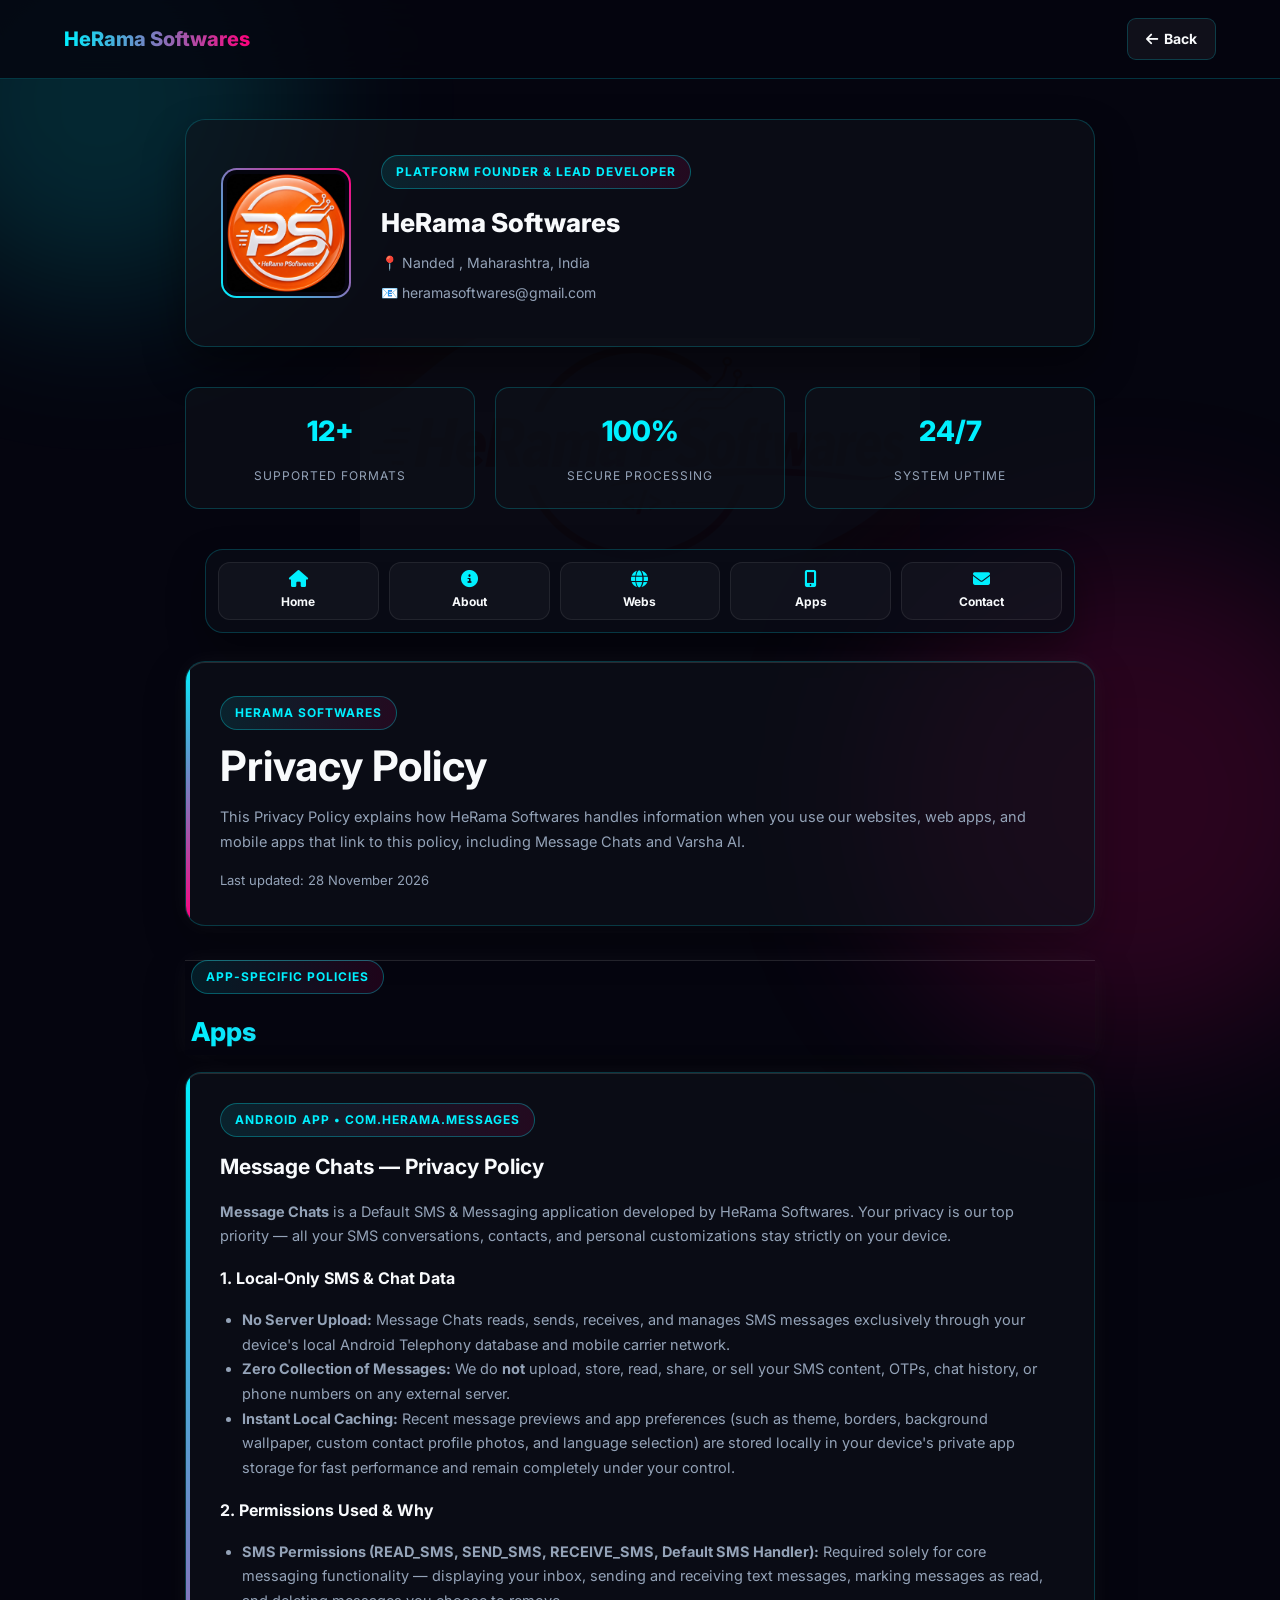
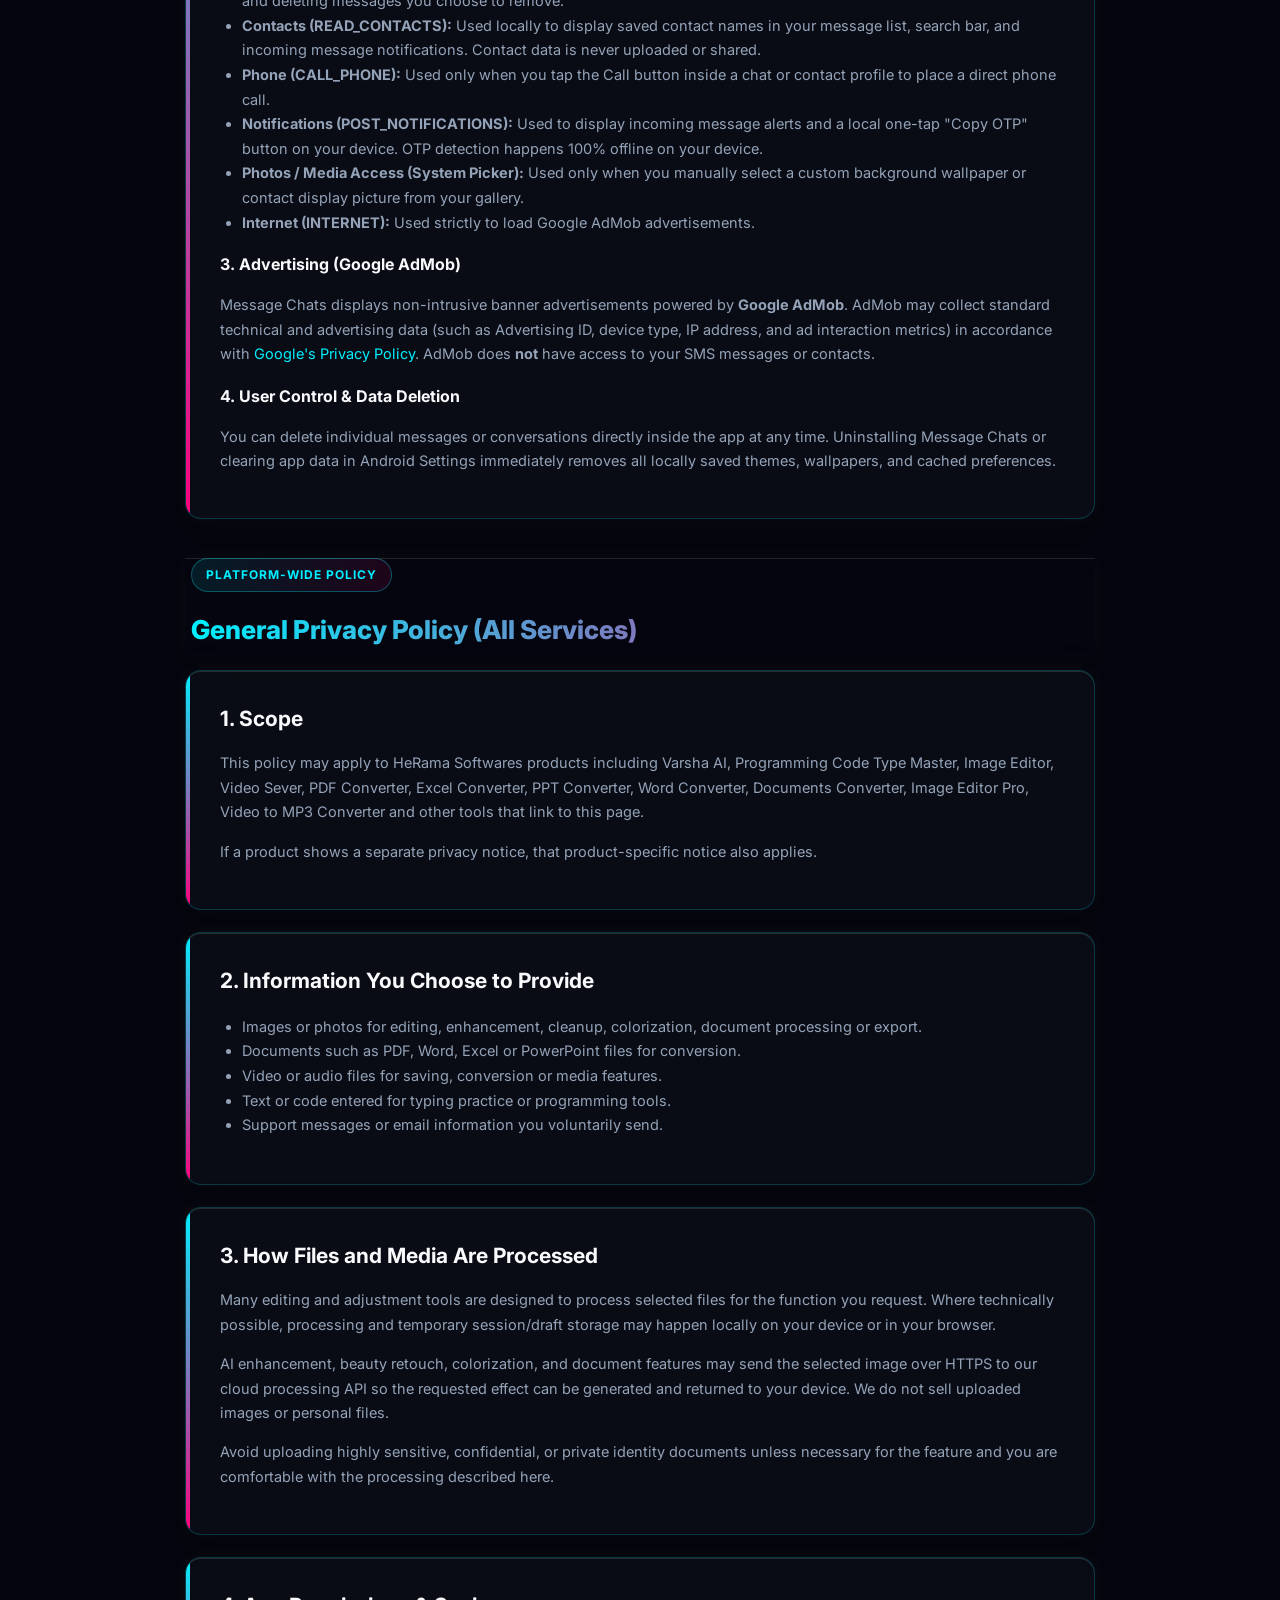
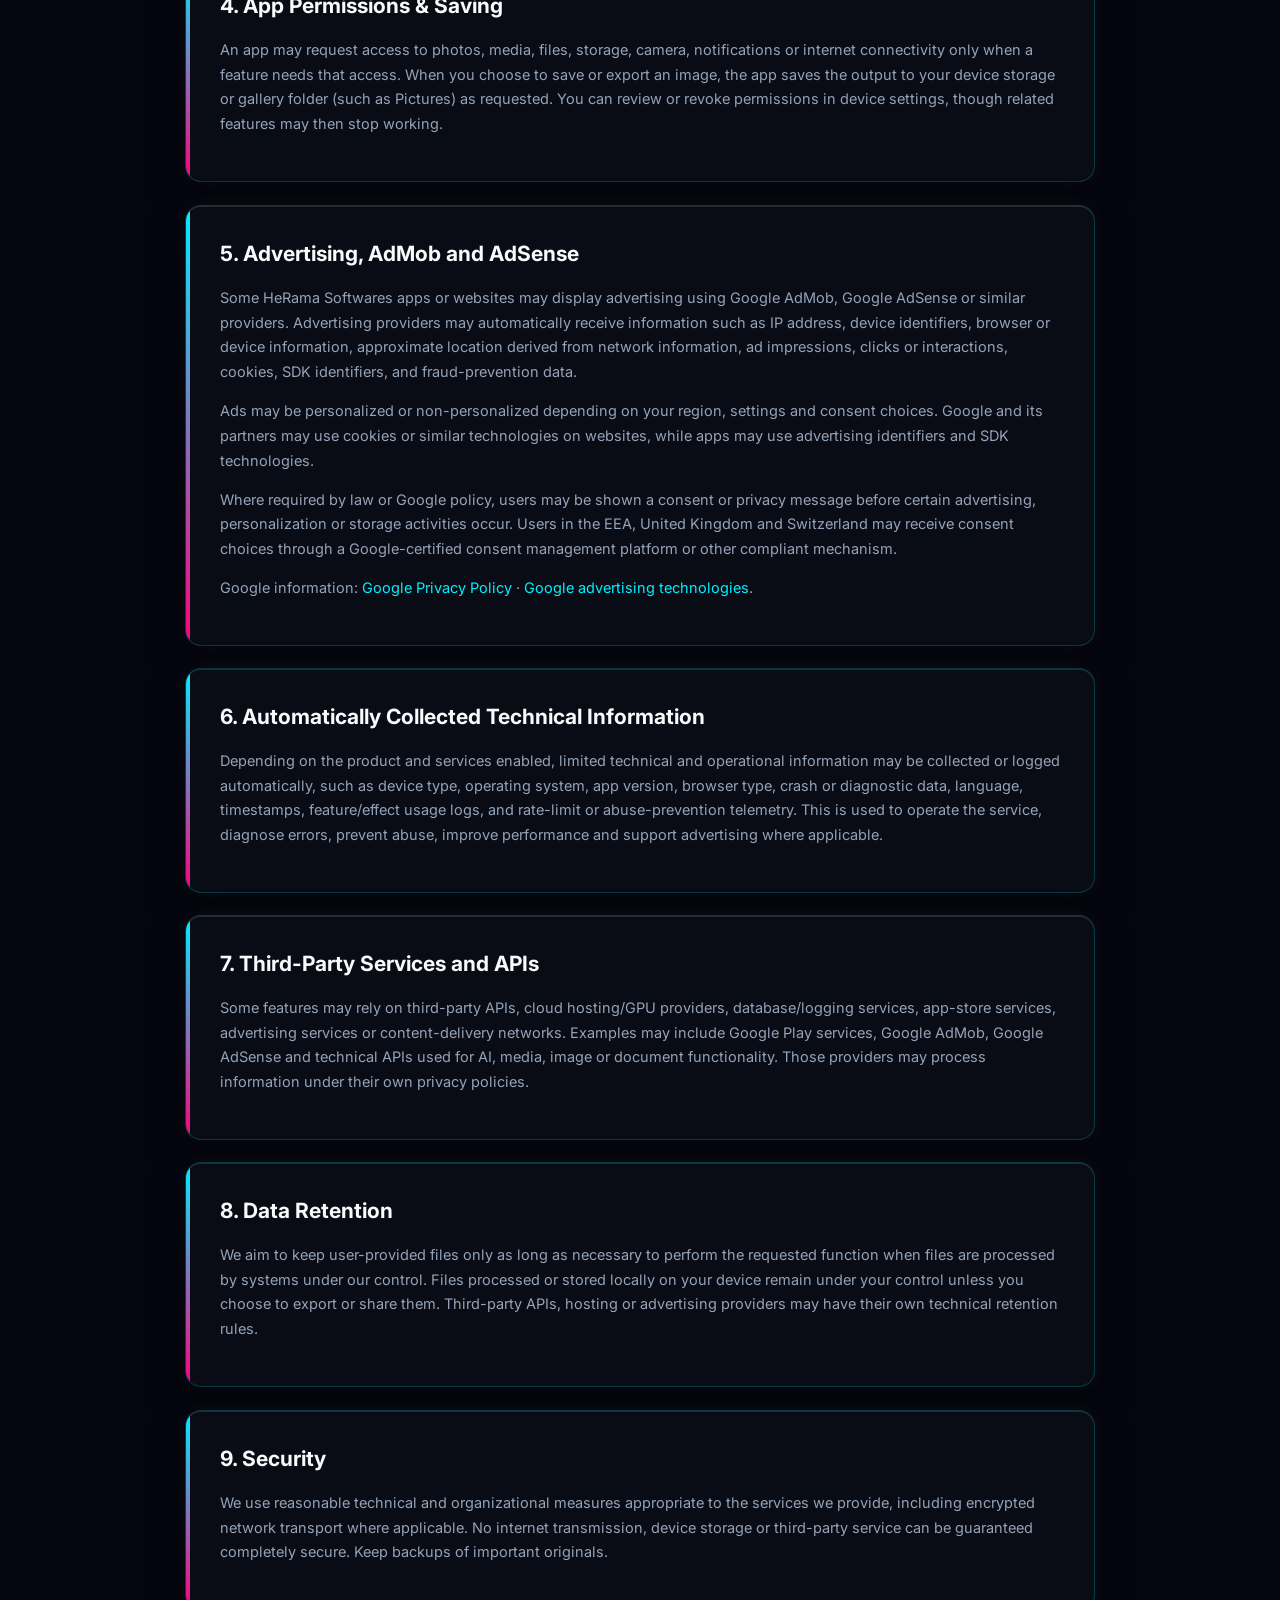
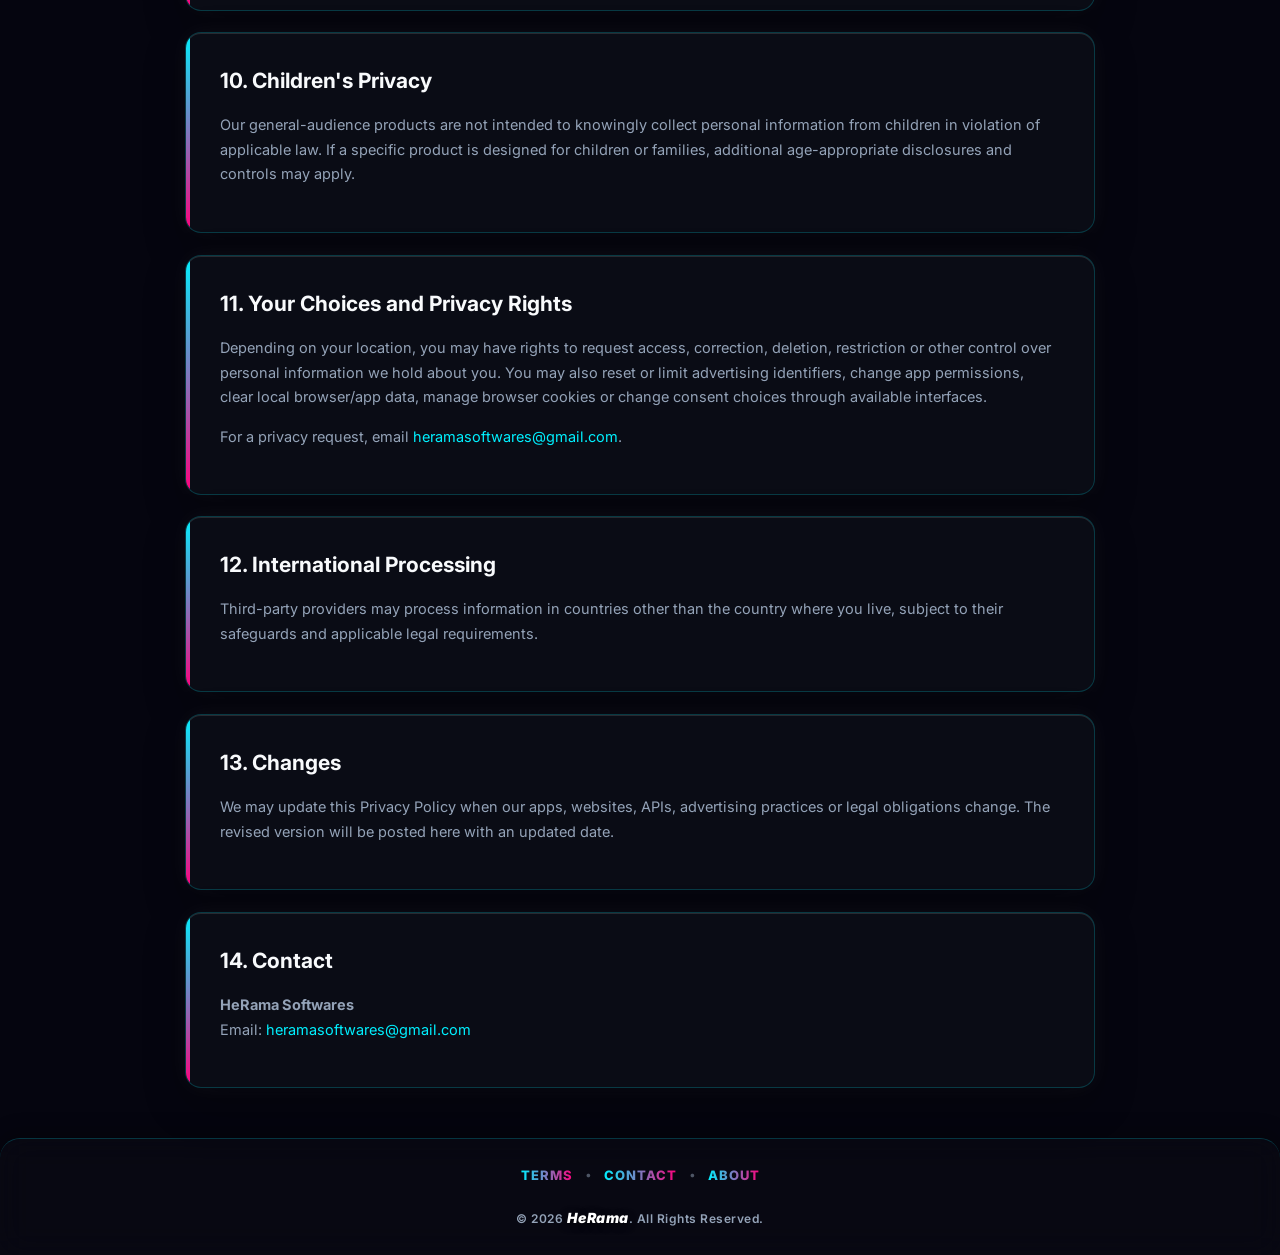
<file: privacy.html>
<!DOCTYPE html><html lang="en"><head><meta charset="UTF-8"><meta name="viewport" content="width=device-width,initial-scale=1"><meta name="robots" content="index,follow"><title>Privacy Policy | HeRama Softwares</title><link rel="stylesheet" href="https://cdnjs.cloudflare.com/ajax/libs/font-awesome/6.4.0/css/all.min.css"><style>
@import url('https://fonts.googleapis.com/css2?family=Inter:wght@300;400;600;700;800&display=swap');
:root{--bg:#05050f;--glass:rgba(16,18,27,.62);--cyan:#00f0ff;--pink:#ff007c;--text:#f8fafc;--muted:#94a3b8;--border:rgba(0,240,255,.20)}
*{box-sizing:border-box}html{scroll-behavior:smooth}body{font-family:Inter,sans-serif;background:var(--bg);color:var(--text);margin:0;line-height:1.7;overflow-x:hidden}.orb{position:fixed;border-radius:50%;filter:blur(80px);z-index:-2;animation:f 10s infinite alternate ease-in-out}.o1{width:400px;height:400px;background:rgba(0,240,255,.15);top:-100px;left:-100px}.o2{width:500px;height:500px;background:rgba(255,0,124,.15);bottom:-150px;right:-100px;animation-delay:-5s}@keyframes f{to{transform:translateY(50px) scale(1.1)}}.wm{position:fixed;left:50%;top:50%;transform:translate(-50%,-50%);width:min(62vw,560px);opacity:.025;z-index:-3}.top{padding:18px 5%;display:flex;justify-content:space-between;align-items:center;background:rgba(5,5,15,.82);border-bottom:1px solid var(--border);backdrop-filter:blur(20px);position:sticky;top:0;z-index:20}.brand{font-weight:800;font-size:20px;background:linear-gradient(90deg,var(--cyan),var(--pink));-webkit-background-clip:text;-webkit-text-fill-color:transparent}.back{padding:8px 18px;background:rgba(255,255,255,.05);color:var(--text);text-decoration:none;border:1px solid var(--border);border-radius:9px;font-size:14px;font-weight:700}.back:hover{background:var(--cyan);color:#000;box-shadow:0 0 20px rgba(0,240,255,.4)}.container{max-width:950px;margin:40px auto 30px;padding:0 20px;animation:up .7s ease forwards;opacity:0;transform:translateY(24px)}@keyframes up{to{opacity:1;transform:none}}.hero,.sec{background:var(--glass);border:1px solid var(--border);backdrop-filter:blur(15px);box-shadow:0 18px 38px rgba(0,0,0,.32);position:relative;overflow:hidden}.hero{border-radius:20px;padding:34px;margin-bottom:30px}.sec{border-radius:16px;padding:30px 34px;margin-bottom:22px}.hero:before,.sec:before{content:'';position:absolute;left:0;top:0;width:4px;height:100%;background:linear-gradient(to bottom,var(--cyan),var(--pink))}.badge{display:inline-block;background:linear-gradient(90deg,rgba(0,240,255,.1),rgba(255,0,124,.1));color:var(--cyan);padding:6px 14px;border-radius:20px;font-size:11px;font-weight:800;text-transform:uppercase;letter-spacing:1px;border:1px solid rgba(0,240,255,.3);margin-bottom:12px}.hero h1{margin:0 0 8px;font-size:clamp(28px,5vw,42px);line-height:1.15}.hero p,.sec p,.sec li{color:var(--muted);font-size:14.5px}.sec h2{font-size:21px;margin:0 0 12px}.sec ul{padding-left:22px}.sec a{color:var(--cyan);text-decoration:none}.updated{font-size:13px;color:var(--muted);margin-top:14px}.bottom{max-width:950px;margin:16px auto 0;padding:0 20px 28px}.nav{display:grid;grid-template-columns:repeat(5,minmax(0,1fr));gap:10px;padding:12px;background:rgba(10,12,22,.78);border:1px solid var(--border);border-radius:18px;backdrop-filter:blur(18px);box-shadow:0 16px 36px rgba(0,0,0,.35)}.nav a{min-height:58px;display:flex;flex-direction:column;align-items:center;justify-content:center;gap:5px;color:var(--text);text-decoration:none;border:1px solid rgba(255,255,255,.08);background:rgba(255,255,255,.035);border-radius:12px;font-size:12px;font-weight:700}.nav a i{font-size:17px;color:var(--cyan)}.nav a:hover{transform:translateY(-2px);border-color:rgba(0,240,255,.35);box-shadow:0 0 18px rgba(0,240,255,.13);background:rgba(0,240,255,.07)}footer{text-align:center;padding:10px 20px 32px;color:var(--muted);font-size:12px}footer a{color:var(--muted);text-decoration:none;margin:0 6px}@media(max-width:680px){.top{padding:14px 16px}.brand{font-size:17px}.container{margin-top:24px;padding:0 14px}.hero,.sec{padding:24px 20px}.bottom{padding:0 10px 20px}.nav{gap:6px;padding:8px}.nav a{min-height:54px;font-size:10px;padding:5px 2px}.nav a i{font-size:15px}}

/* === MAIN HERAMA NAV + SCROLL REVEAL === */
.section-nav{width:100%;display:grid;grid-template-columns:repeat(5,1fr);gap:10px;margin:4px auto 18px;padding:10px;background:rgba(255,255,255,.055);border:1px solid rgba(255,255,255,.16);border-radius:18px;backdrop-filter:blur(18px);-webkit-backdrop-filter:blur(18px);box-shadow:0 10px 35px rgba(0,0,0,.28),inset 0 1px 0 rgba(255,255,255,.08)}
.section-nav a{min-height:46px;display:flex;align-items:center;justify-content:center;gap:8px;padding:10px 12px;color:var(--text);text-decoration:none;font-size:13px;font-weight:700;letter-spacing:.2px;border:1px solid rgba(255,255,255,.12);border-radius:13px;background:rgba(255,255,255,.035);transition:transform .22s ease,border-color .22s ease,box-shadow .22s ease,background .22s ease;-webkit-tap-highlight-color:transparent}
.section-nav a i{color:var(--cyan)}.section-nav a:hover,.section-nav a:active{transform:translateY(-2px);border-color:rgba(0,240,255,.65);background:rgba(0,240,255,.08);box-shadow:0 0 18px rgba(0,240,255,.16)}
.policy-top-nav{max-width:950px;position:relative;z-index:5;margin:4px auto 0}.policy-container{margin-top:28px}.policy-bottom-nav{margin-top:0}
.policy-reveal{opacity:0;transform:translateY(34px) scale(.965);filter:blur(7px);transition:opacity .42s cubic-bezier(.2,.8,.2,1) var(--reveal-delay,0ms),transform .50s cubic-bezier(.16,1,.3,1) var(--reveal-delay,0ms),filter .45s ease var(--reveal-delay,0ms),box-shadow .35s ease;will-change:opacity,transform,filter}
.policy-reveal.is-visible{opacity:1;transform:translateY(0) scale(1);filter:blur(0);box-shadow:0 16px 42px rgba(0,0,0,.28),0 0 22px rgba(255,255,255,.045),inset 0 1px 0 rgba(255,255,255,.12)}
@media(max-width:680px){.policy-top-nav{margin:0 10px 16px;width:calc(100% - 20px)}.section-nav{gap:7px;padding:8px}.section-nav a{min-height:43px;padding:8px 6px;font-size:11px;gap:5px}.section-nav a i{font-size:12px}.policy-bottom-nav a span{display:none}.policy-bottom-nav a i{font-size:16px}}

    /* === STATS BOXES (JS ANIMATED) === */
    .stats-container {
      display: grid;
      grid-template-columns: repeat(auto-fit, minmax(200px, 1fr));
      gap: 20px;
      margin-bottom: 40px;
    }

    .stat-box {
      background: var(--card-glass);
      border: 1px solid var(--border-glow);
      border-radius: 14px;
      padding: 20px;
      text-align: center;
      backdrop-filter: blur(15px);
    }

    .stat-number {
      font-size: 28px;
      font-weight: 800;
      color: var(--accent-cyan);
      margin-bottom: 5px;
      display: block;
    }

    .stat-label {
      font-size: 12px;
      text-transform: uppercase;
      letter-spacing: 1px;
      color: var(--text-muted);
    }

        /* === PROFILE CARD (TOP) === */
    .founder-card {
      background: var(--card-glass);
      border: 1px solid var(--border-glow);
      border-radius: 20px;
      padding: 35px;
      display: flex;
      align-items: center;
      gap: 30px;
      backdrop-filter: blur(15px);
      box-shadow: 0 20px 40px rgba(0,0,0,0.4);
      margin-top: 35px;
      margin-bottom: 40px;
      transition: transform 0.3s ease;
    }

    .founder-card:hover {
      transform: translateY(-5px);
      border-color: rgba(255, 0, 124, 0.4);
    }

        .founder-img {
      width: 130px;
      height: 130px;
      border-radius: 12%;
      border: 2px solid transparent;
      background: linear-gradient(var(--bg-deep), var(--bg-deep)) padding-box,
                  linear-gradient(45deg, var(--accent-cyan), var(--accent-pink)) border-box;
      padding: 4px;
      object-fit: cover;
      flex-shrink: 0;
    }

    .founder-info h2 {
      margin: 0 0 5px;
      font-size: 26px;
      font-weight: 800;
      color: var(--text-light);
    }

        .badge {
      display: inline-block;
      background: linear-gradient(90deg, rgba(0, 240, 255, 0.1), rgba(255, 0, 124, 0.1));
      color: var(--accent-cyan);
      padding: 6px 14px;
      border-radius: 20px;
      font-size: 12px;
      font-weight: 700;
      text-transform: uppercase;
      letter-spacing: 1px;
      border: 1px solid rgba(0, 240, 255, 0.3);
      margin-bottom: 12px;
    }

    .founder-info p {
      margin: 6px 0;
      font-size: 14px;
      color: var(--text-muted);
    }

    .social-links {
      margin-top: 15px;
      display: flex;
      gap: 12px;
      flex-wrap: wrap;
    }

    .social-links a {
      padding: 8px 16px;
      background: rgba(255, 255, 255, 0.03);
      border: 1px solid rgba(255, 255, 255, 0.1);
      border-radius: 8px;
      color: var(--text-light);
      text-decoration: none;
      font-size: 13px;
      font-weight: 600;
      transition: all 0.3s ease;
    }

    .social-links a:hover {
      background: rgba(255, 0, 124, 0.1);
      border-color: var(--accent-pink);
      color: var(--accent-pink);
    }

    :root {
  --bg: #05050f;
  --glass: rgba(16, 18, 27, .62);
  --cyan: #00f0ff;
  --pink: #ff007c;
  --text: #f8fafc;
  --muted: #94a3b8;
  --border: rgba(0, 240, 255, .20);
  
  --card-glass: rgba(16, 18, 27, .62);
  --border-glow: rgba(0, 240, 255, 0.2);
  --accent-cyan: #00f0ff;
  --accent-pink: #ff007c;
  --bg-deep: #05050f;
  --text-light: #f8fafc;
  --text-muted: #94a3b8;
}

/* =========================================
   SCROLLABLE BOTTOM FOOTER (PAGE 1)
========================================= */
.bottom-footer {
  position: relative;
  width: 100%;
  background: rgba(10, 10, 20, 0.6);
  border-top: 1px solid var(--border-glow);
  backdrop-filter: blur(15px);
  margin-top: 50px;
  padding: 25px 15px;
  border-radius: 20px 20px 0 0;
  box-sizing: border-box;
  text-align: center;
  display: flex;
  flex-direction: column;
  gap: 15px;
  box-shadow: 0 -5px 20px rgba(0,0,0,0.3);
}

.footer-links {
  display: flex;
  flex-wrap: wrap;
  justify-content: center;
  align-items: center;
  gap: 12px;
}

.footer-links a {
  color: white;
  text-decoration: none;
  font-size: 13px;
  font-weight: 800;
  letter-spacing: 1px;
  text-transform: uppercase;
  background: linear-gradient(90deg, var(--accent-cyan), var(--accent-pink));
  -webkit-background-clip: text;
  -webkit-text-fill-color: transparent;
  transition: all 0.3s ease;
}

.footer-links a:hover, .footer-links a:active {
  transform: scale(1.1);
  text-shadow: 0 0 10px rgba(0, 240, 255, 0.5);
}

.footer-dot {
  color: var(--text-muted);
  font-size: 12px;
  opacity: 0.5;
}

.footer-copyright {
  color: var(--text-muted);
  font-size: 12px;
  font-weight: 600;
  margin-top: 5px;
  letter-spacing: 0.5px;
}

.footer-brand {
  font-weight: 900;
  font-style: italic;
  color: #ffffff;
  font-size: 14px;
  text-shadow: 0 2px 8px rgba(0, 0, 0, 0.8);
}
</style>

</head><body>
    
    <div class="orb o1"></div><div class="orb o2"></div><img src="herama.jpeg" class="wm" alt="" aria-hidden="true"><header class="top"><span class="brand">HeRama Softwares</span><a href="index.html" class="back"><i class="fa-solid fa-arrow-left"></i>&nbsp; Back</a></header>

<div class="container">

  <!-- PROFILE CARD -->
  <div class="founder-card">
    <img src="logo2.jpeg" alt="Pandurang Baliram Garad" class="founder-img">
    <div class="founder-info">
      <span class="badge">Platform Founder & Lead Developer</span>
      <h2>HeRama Softwares</h2>
      <p>📍 Nanded , Maharashtra, India</p>
      <p>📧 heramasoftwares@gmail.com</p>
      <!-- <div class="social-links">
        <a href="https://www.instagram.com/vishal_garad___?igsh=dG5icDVrdTVvb3d2" target="_blank">Instagram (@vishal_garad___)</a>
      </div> -->
    </div>
  </div>

  <!-- LIVE STATS -->
  <div class="stats-container">
    <div class="stat-box">
      <span class="stat-number" id="formatCount">12+</span>
      <span class="stat-label">Supported Formats</span>
    </div>
    <div class="stat-box">
      <span class="stat-number">100%</span>
      <span class="stat-label">Secure Processing</span>
    </div>
    <div class="stat-box">
      <span class="stat-number">24/7</span>
      <span class="stat-label">System Uptime</span>
    </div>
  </div>
    
  <div class="bottom"><nav class="nav" aria-label="HeRama Softwares navigation"><a href="index.html"><i class="fa-solid fa-house"></i><span>Home</span></a><a href="index.html#about"><i class="fa-solid fa-circle-info"></i><span>About</span></a><a href="index.html#webs"><i class="fa-solid fa-globe"></i><span>Webs</span></a><a href="index.html#apps"><i class="fa-solid fa-mobile-screen-button"></i><span>Apps</span></a><a href="index.html#contact"><i class="fa-solid fa-envelope"></i><span>Contact</span></a></nav></div>

  <section class="hero policy-reveal">
    <span class="badge">HeRama Softwares</span>
    <h1>Privacy Policy</h1>
    <p>This Privacy Policy explains how HeRama Softwares handles information when you use our websites, web apps, and mobile apps that link to this policy, including Message Chats and Varsha AI.</p>
    <div class="updated">Last updated: 28 November 2026</div>
  </section>

  <!-- ==================== APPS PRIVACY POLICIES ==================== -->
  <div class="policy-reveal" style="margin: 34px 0 18px; padding-left: 6px;">
    <span class="badge">App-Specific Policies</span>
    <h2 style="margin: 4px 0 0; font-size: 26px; font-weight: 800; background: linear-gradient(90deg, var(--cyan), var(--pink)); -webkit-background-clip: text; -webkit-text-fill-color: transparent;">Apps</h2>
  </div>

  <!-- APP 1: MESSAGE CHATS -->
  <section class="sec policy-reveal" id="message-chats-privacy">
    <span class="badge">Android App • com.herama.messages</span>
    <h2>Message Chats — Privacy Policy</h2>
    <p><strong>Message Chats</strong> is a Default SMS &amp; Messaging application developed by HeRama Softwares. Your privacy is our top priority — all your SMS conversations, contacts, and personal customizations stay strictly on your device.</p>

    <h3 style="color: var(--text); font-size: 16px; margin: 16px 0 8px;">1. Local-Only SMS &amp; Chat Data</h3>
    <ul>
      <li><strong>No Server Upload:</strong> Message Chats reads, sends, receives, and manages SMS messages exclusively through your device's local Android Telephony database and mobile carrier network.</li>
      <li><strong>Zero Collection of Messages:</strong> We do <strong>not</strong> upload, store, read, share, or sell your SMS content, OTPs, chat history, or phone numbers on any external server.</li>
      <li><strong>Instant Local Caching:</strong> Recent message previews and app preferences (such as theme, borders, background wallpaper, custom contact profile photos, and language selection) are stored locally in your device's private app storage for fast performance and remain completely under your control.</li>
    </ul>

    <h3 style="color: var(--text); font-size: 16px; margin: 16px 0 8px;">2. Permissions Used &amp; Why</h3>
    <ul>
      <li><strong>SMS Permissions (READ_SMS, SEND_SMS, RECEIVE_SMS, Default SMS Handler):</strong> Required solely for core messaging functionality — displaying your inbox, sending and receiving text messages, marking messages as read, and deleting messages you choose to remove.</li>
      <li><strong>Contacts (READ_CONTACTS):</strong> Used locally to display saved contact names in your message list, search bar, and incoming message notifications. Contact data is never uploaded or shared.</li>
      <li><strong>Phone (CALL_PHONE):</strong> Used only when you tap the Call button inside a chat or contact profile to place a direct phone call.</li>
      <li><strong>Notifications (POST_NOTIFICATIONS):</strong> Used to display incoming message alerts and a local one-tap "Copy OTP" button on your device. OTP detection happens 100% offline on your device.</li>
      <li><strong>Photos / Media Access (System Picker):</strong> Used only when you manually select a custom background wallpaper or contact display picture from your gallery.</li>
      <li><strong>Internet (INTERNET):</strong> Used strictly to load Google AdMob advertisements.</li>
    </ul>

    <h3 style="color: var(--text); font-size: 16px; margin: 16px 0 8px;">3. Advertising (Google AdMob)</h3>
    <p>Message Chats displays non-intrusive banner advertisements powered by <strong>Google AdMob</strong>. AdMob may collect standard technical and advertising data (such as Advertising ID, device type, IP address, and ad interaction metrics) in accordance with <a href="https://policies.google.com/privacy" target="_blank" rel="noopener">Google's Privacy Policy</a>. AdMob does <strong>not</strong> have access to your SMS messages or contacts.</p>

    <h3 style="color: var(--text); font-size: 16px; margin: 16px 0 8px;">4. User Control &amp; Data Deletion</h3>
    <p>You can delete individual messages or conversations directly inside the app at any time. Uninstalling Message Chats or clearing app data in Android Settings immediately removes all locally saved themes, wallpapers, and cached preferences.</p>
  </section>

  <!-- FUTURE APPS SECTIONS YAHAN ADD KAREIN -->

  <!-- ==================== GENERAL PRIVACY POLICY (1-14) ==================== -->
  <div class="policy-reveal" style="margin: 38px 0 18px; padding-left: 6px;">
    <span class="badge">Platform-Wide Policy</span>
    <h2 style="margin: 4px 0 0; font-size: 26px; font-weight: 800; background: linear-gradient(90deg, var(--cyan), var(--pink)); -webkit-background-clip: text; -webkit-text-fill-color: transparent;">General Privacy Policy (All Services)</h2>
  </div>
  <section class="sec policy-reveal"><h2>1. Scope</h2><p>This policy may apply to HeRama Softwares products including Varsha AI, Programming Code Type Master, Image Editor, Video Sever, PDF Converter, Excel Converter, PPT Converter, Word Converter, Documents Converter, Image Editor Pro, Video to MP3 Converter and other tools that link to this page.</p><p>If a product shows a separate privacy notice, that product-specific notice also applies.</p></section>
  <section class="sec policy-reveal"><h2>2. Information You Choose to Provide</h2><ul><li>Images or photos for editing, enhancement, cleanup, colorization, document processing or export.</li><li>Documents such as PDF, Word, Excel or PowerPoint files for conversion.</li><li>Video or audio files for saving, conversion or media features.</li><li>Text or code entered for typing practice or programming tools.</li><li>Support messages or email information you voluntarily send.</li></ul></section>
  <section class="sec policy-reveal"><h2>3. How Files and Media Are Processed</h2><p>Many editing and adjustment tools are designed to process selected files for the function you request. Where technically possible, processing and temporary session/draft storage may happen locally on your device or in your browser.</p><p>AI enhancement, beauty retouch, colorization, and document features may send the selected image over HTTPS to our cloud processing API so the requested effect can be generated and returned to your device. We do not sell uploaded images or personal files.</p><p>Avoid uploading highly sensitive, confidential, or private identity documents unless necessary for the feature and you are comfortable with the processing described here.</p></section>
  <section class="sec policy-reveal"><h2>4. App Permissions & Saving</h2><p>An app may request access to photos, media, files, storage, camera, notifications or internet connectivity only when a feature needs that access. When you choose to save or export an image, the app saves the output to your device storage or gallery folder (such as Pictures) as requested. You can review or revoke permissions in device settings, though related features may then stop working.</p></section>
  <section class="sec policy-reveal"><h2>5. Advertising, AdMob and AdSense</h2><p>Some HeRama Softwares apps or websites may display advertising using Google AdMob, Google AdSense or similar providers. Advertising providers may automatically receive information such as IP address, device identifiers, browser or device information, approximate location derived from network information, ad impressions, clicks or interactions, cookies, SDK identifiers, and fraud-prevention data.</p><p>Ads may be personalized or non-personalized depending on your region, settings and consent choices. Google and its partners may use cookies or similar technologies on websites, while apps may use advertising identifiers and SDK technologies.</p><p>Where required by law or Google policy, users may be shown a consent or privacy message before certain advertising, personalization or storage activities occur. Users in the EEA, United Kingdom and Switzerland may receive consent choices through a Google-certified consent management platform or other compliant mechanism.</p><p>Google information: <a href="https://policies.google.com/privacy" target="_blank" rel="noopener">Google Privacy Policy</a> · <a href="https://policies.google.com/technologies/ads" target="_blank" rel="noopener">Google advertising technologies</a>.</p></section>
  <section class="sec policy-reveal"><h2>6. Automatically Collected Technical Information</h2><p>Depending on the product and services enabled, limited technical and operational information may be collected or logged automatically, such as device type, operating system, app version, browser type, crash or diagnostic data, language, timestamps, feature/effect usage logs, and rate-limit or abuse-prevention telemetry. This is used to operate the service, diagnose errors, prevent abuse, improve performance and support advertising where applicable.</p></section>
  <section class="sec policy-reveal"><h2>7. Third-Party Services and APIs</h2><p>Some features may rely on third-party APIs, cloud hosting/GPU providers, database/logging services, app-store services, advertising services or content-delivery networks. Examples may include Google Play services, Google AdMob, Google AdSense and technical APIs used for AI, media, image or document functionality. Those providers may process information under their own privacy policies.</p></section>
  <section class="sec policy-reveal"><h2>8. Data Retention</h2><p>We aim to keep user-provided files only as long as necessary to perform the requested function when files are processed by systems under our control. Files processed or stored locally on your device remain under your control unless you choose to export or share them. Third-party APIs, hosting or advertising providers may have their own technical retention rules.</p></section>
  <section class="sec policy-reveal"><h2>9. Security</h2><p>We use reasonable technical and organizational measures appropriate to the services we provide, including encrypted network transport where applicable. No internet transmission, device storage or third-party service can be guaranteed completely secure. Keep backups of important originals.</p></section>
  <section class="sec policy-reveal"><h2>10. Children's Privacy</h2><p>Our general-audience products are not intended to knowingly collect personal information from children in violation of applicable law. If a specific product is designed for children or families, additional age-appropriate disclosures and controls may apply.</p></section>
  <section class="sec policy-reveal"><h2>11. Your Choices and Privacy Rights</h2><p>Depending on your location, you may have rights to request access, correction, deletion, restriction or other control over personal information we hold about you. You may also reset or limit advertising identifiers, change app permissions, clear local browser/app data, manage browser cookies or change consent choices through available interfaces.</p><p>For a privacy request, email <a href="mailto:heramasoftwares@gmail.com">heramasoftwares@gmail.com</a>.</p></section>
  <section class="sec policy-reveal"><h2>12. International Processing</h2><p>Third-party providers may process information in countries other than the country where you live, subject to their safeguards and applicable legal requirements.</p></section>
  <section class="sec policy-reveal"><h2>13. Changes</h2><p>We may update this Privacy Policy when our apps, websites, APIs, advertising practices or legal obligations change. The revised version will be posted here with an updated date.</p></section>
  <section class="sec policy-reveal"><h2>14. Contact</h2><p><strong>HeRama Softwares</strong><br>Email: <a href="mailto:heramasoftwares@gmail.com">heramasoftwares@gmail.com</a></p></section>

</div>

<!-- PREMIUM GLASSY SCROLLABLE FOOTER -->
<div class="bottom-footer">
  <div class="footer-links">
    <!-- <a href="privacy.html" target="_blank">Privacy</a>
    <span class="footer-dot">•</span> -->
    <a href="terms.html" target="_blank">Terms</a>
    <span class="footer-dot">•</span>
    <a href="contact.html" target="_blank">Contact</a>
    <span class="footer-dot">•</span>
    <a href="index.html" target="_blank">About</a>
  </div>
  
  <div class="footer-copyright">
    © 2026 <span class="footer-brand">HeRama</span>. All Rights Reserved.
  </div>
</div>

<script>document.addEventListener('DOMContentLoaded',()=>{const items=document.querySelectorAll('.policy-reveal');items.forEach((item,index)=>item.style.setProperty('--reveal-delay',`${(index%4)*70}ms`));if('IntersectionObserver' in window){const obs=new IntersectionObserver((entries,observer)=>{entries.forEach(entry=>{if(!entry.isIntersecting)return;requestAnimationFrame(()=>entry.target.classList.add('is-visible'));observer.unobserve(entry.target)})},{threshold:.10,rootMargin:'0px 0px -45px 0px'});items.forEach(item=>obs.observe(item))}else items.forEach(item=>item.classList.add('is-visible'))});</script></body></html>
</file>
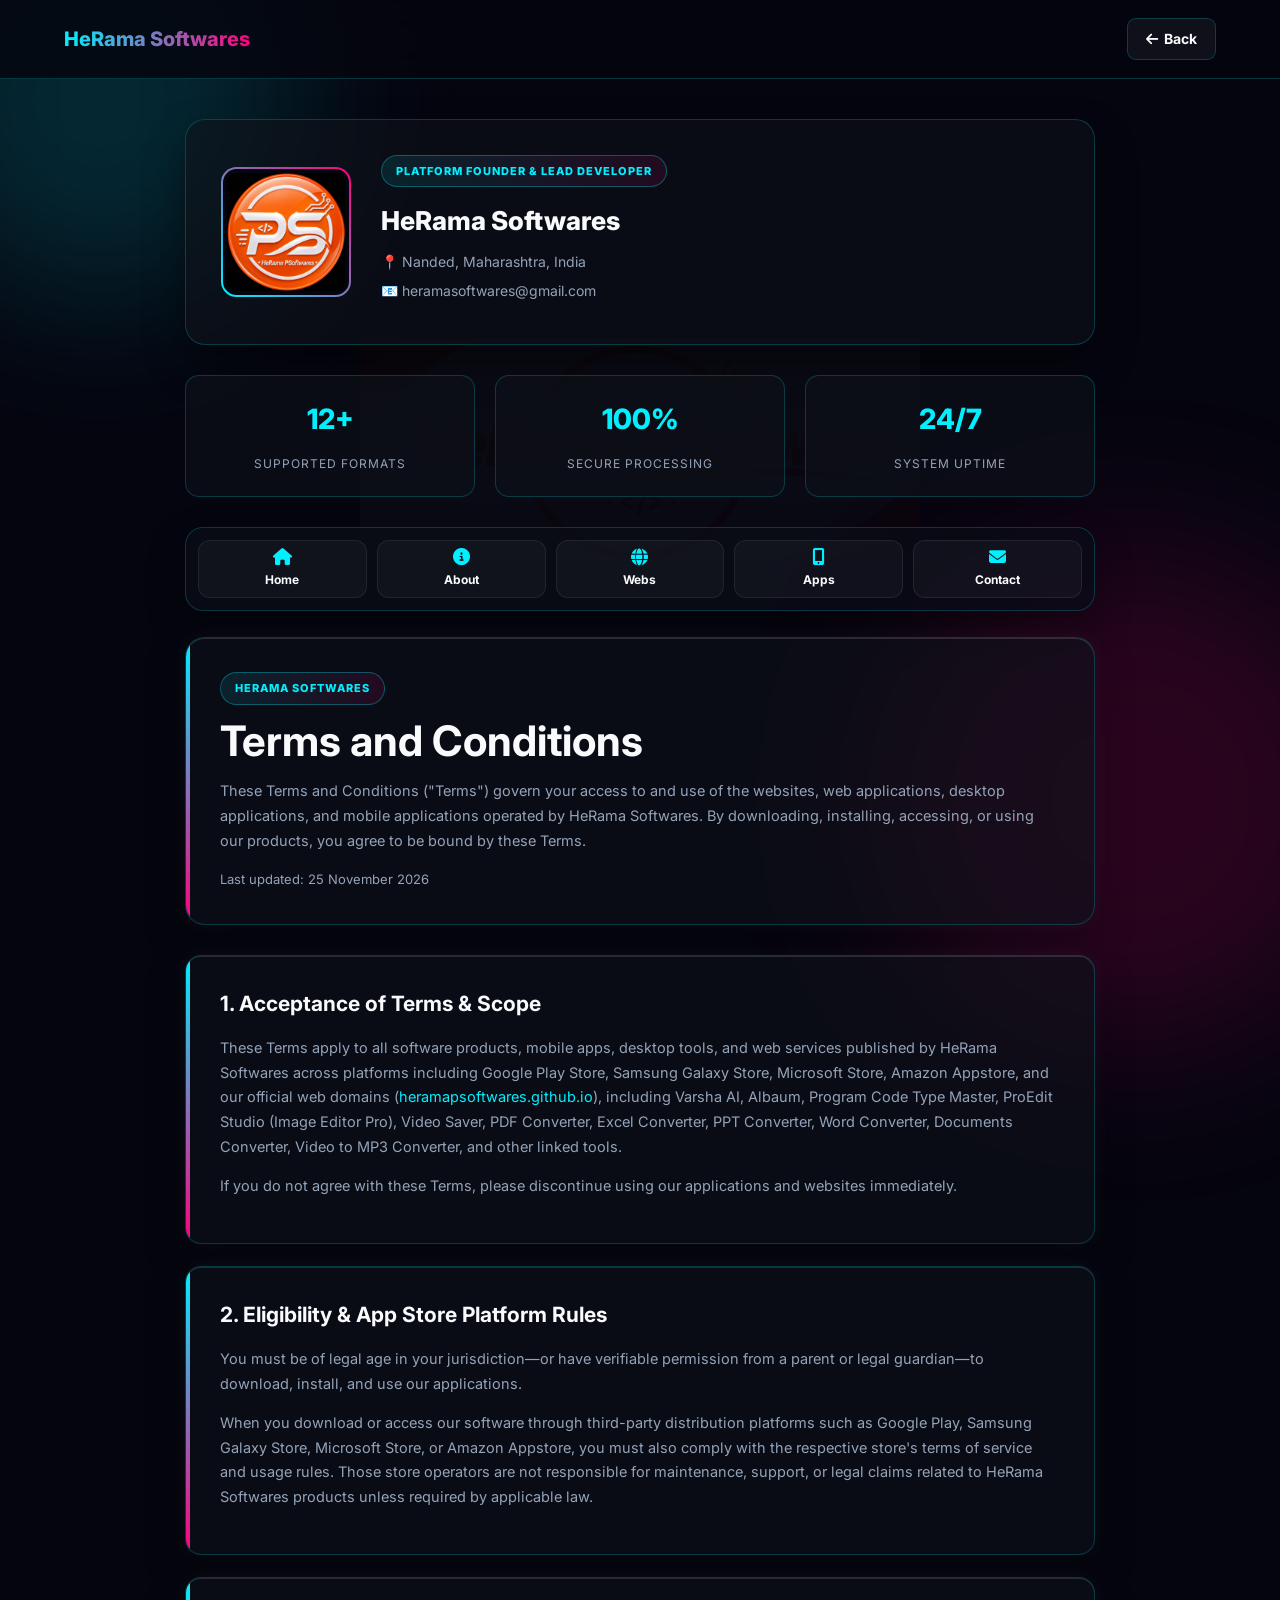
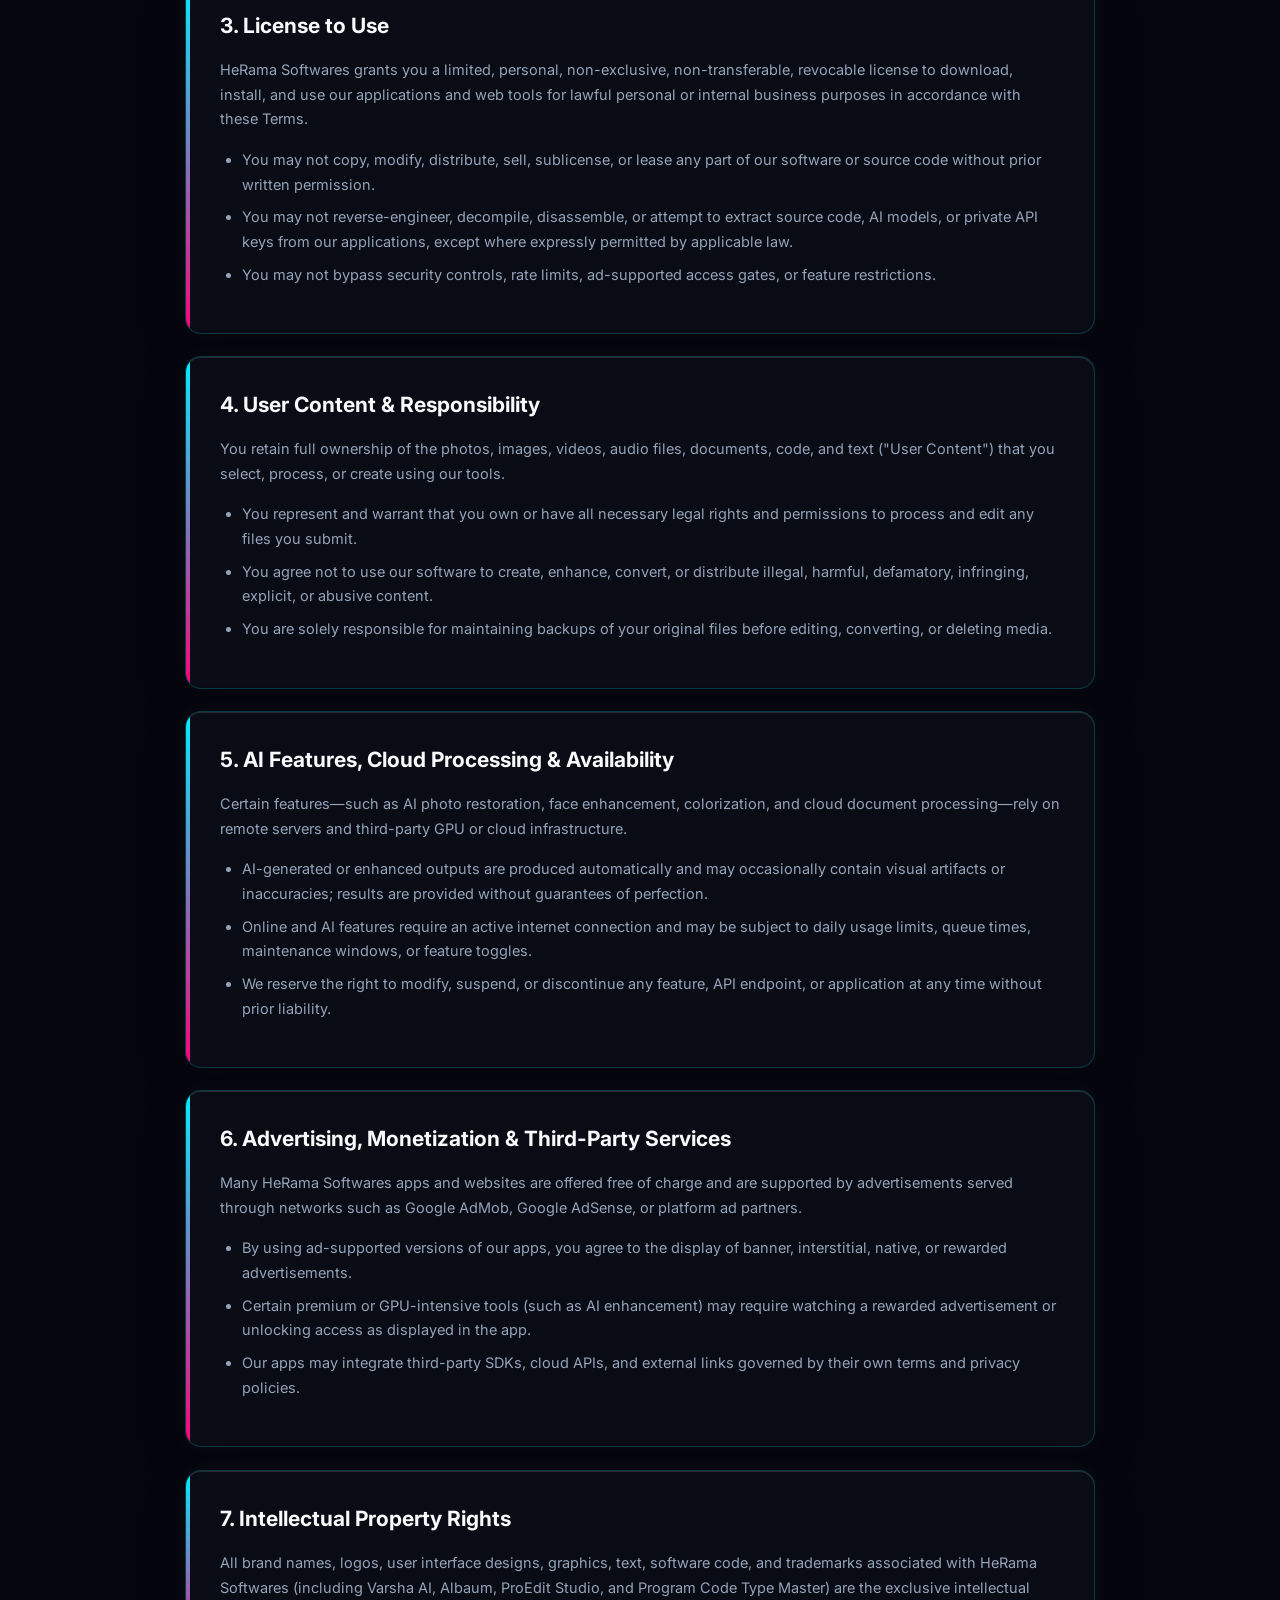
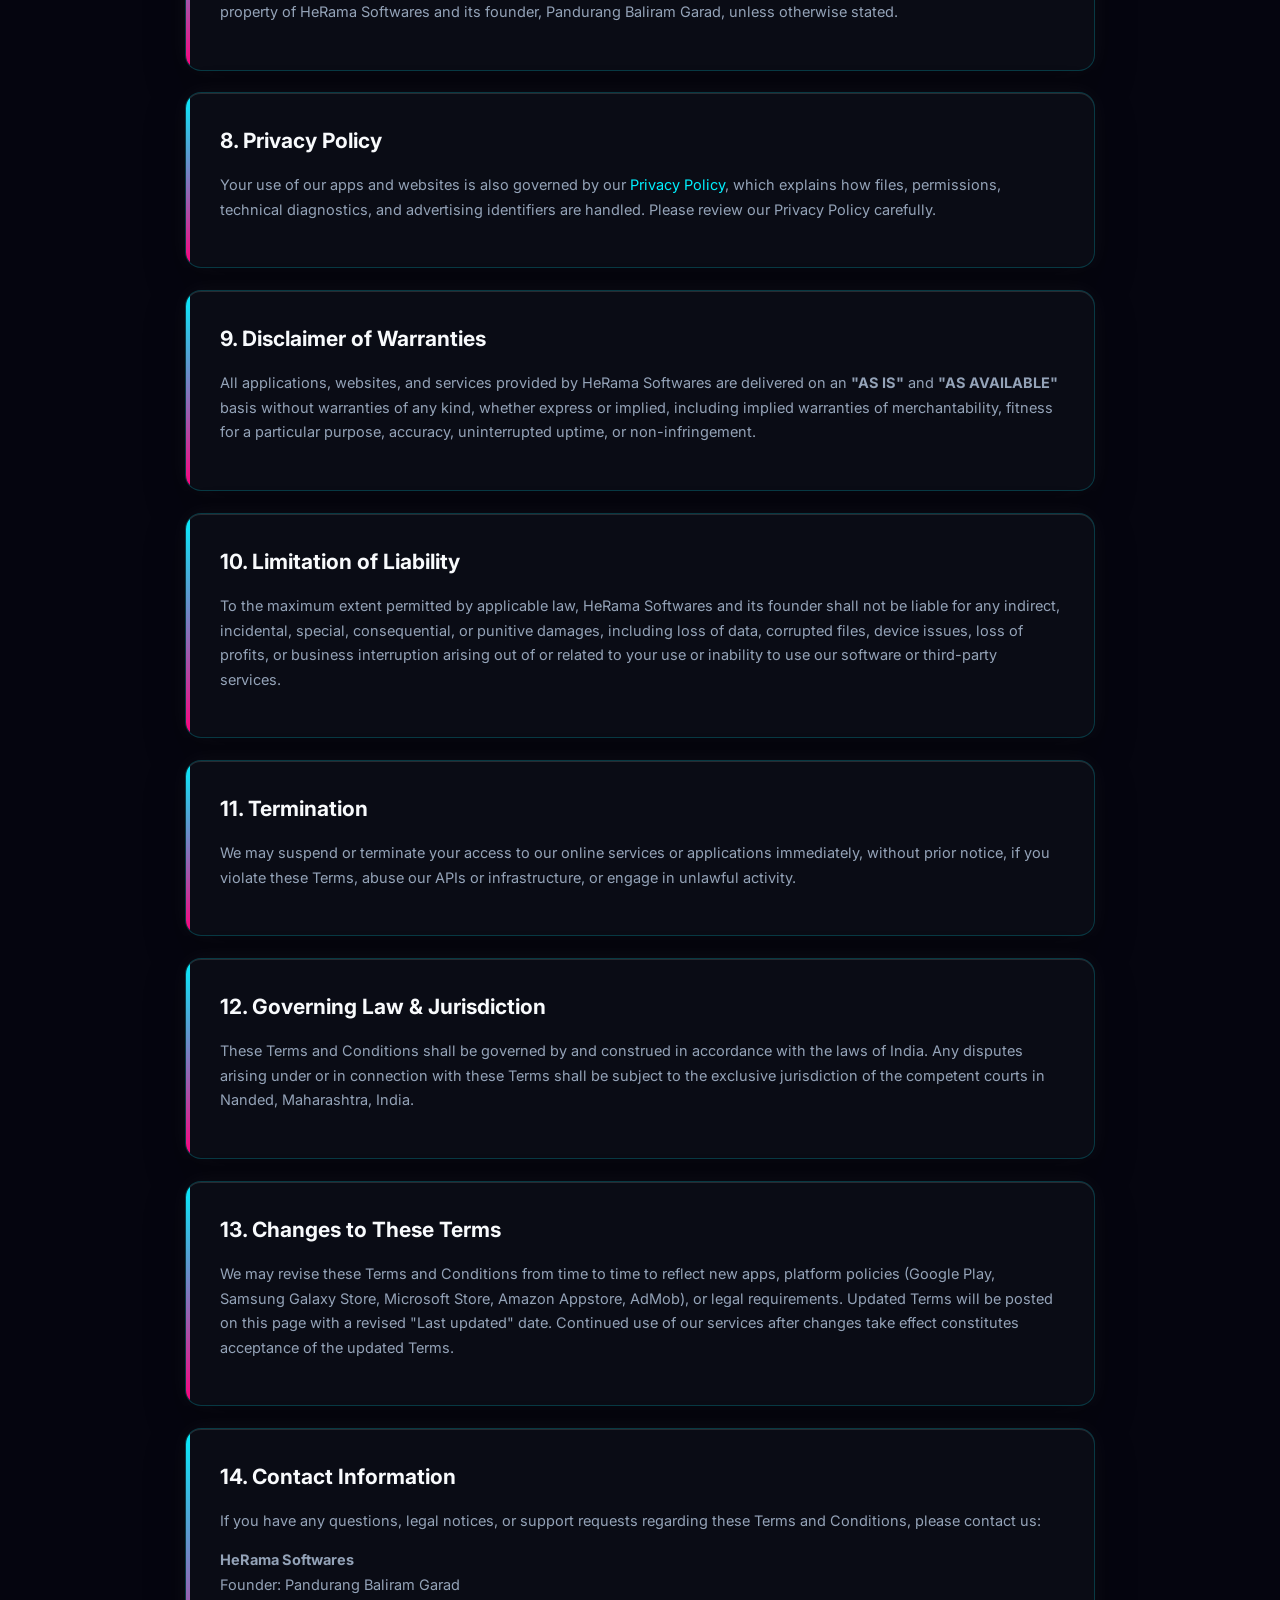
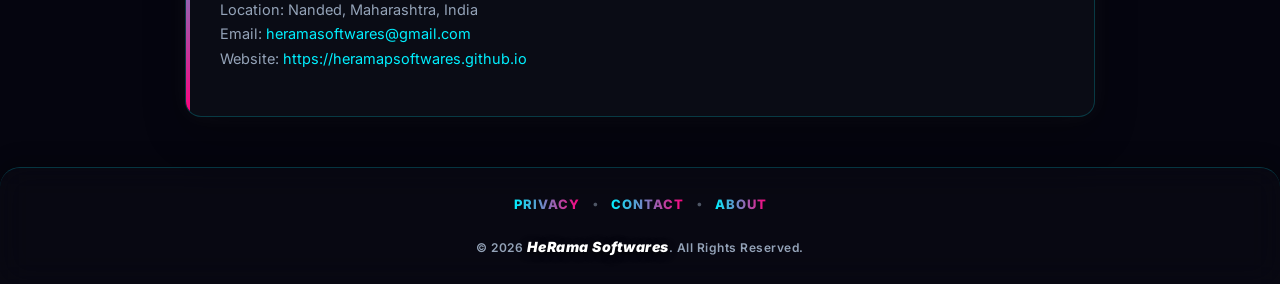
<file: terms.html>
<!DOCTYPE html>
<html lang="en">
<head>
  <meta charset="UTF-8">
  <meta name="viewport" content="width=device-width, initial-scale=1">
  <meta name="robots" content="index, follow">
  <title>Terms and Conditions | HeRama Softwares</title>
  <link rel="stylesheet" href="https://cdnjs.cloudflare.com/ajax/libs/font-awesome/6.4.0/css/all.min.css">
  <style>
    @import url('https://fonts.googleapis.com/css2?family=Inter:wght@300;400;600;700;800&display=swap');

    :root {
      --bg: #05050f;
      --bg-deep: #05050f;
      --glass: rgba(16, 18, 27, 0.62);
      --card-glass: rgba(16, 18, 27, 0.62);
      --cyan: #00f0ff;
      --accent-cyan: #00f0ff;
      --pink: #ff007c;
      --accent-pink: #ff007c;
      --text: #f8fafc;
      --text-light: #f8fafc;
      --muted: #94a3b8;
      --text-muted: #94a3b8;
      --border: rgba(0, 240, 255, 0.20);
      --border-glow: rgba(0, 240, 255, 0.20);
    }

    * {
      box-sizing: border-box;
    }

    html {
      scroll-behavior: smooth;
    }

    body {
      font-family: 'Inter', sans-serif;
      background: var(--bg);
      color: var(--text);
      margin: 0;
      line-height: 1.7;
      overflow-x: hidden;
    }

    .orb {
      position: fixed;
      border-radius: 50%;
      filter: blur(80px);
      z-index: -2;
      animation: f 10s infinite alternate ease-in-out;
    }

    .o1 {
      width: 400px;
      height: 400px;
      background: rgba(0, 240, 255, 0.15);
      top: -100px;
      left: -100px;
    }

    .o2 {
      width: 500px;
      height: 500px;
      background: rgba(255, 0, 124, 0.15);
      bottom: -150px;
      right: -100px;
      animation-delay: -5s;
    }

    @keyframes f {
      to {
        transform: translateY(50px) scale(1.1);
      }
    }

    .wm {
      position: fixed;
      left: 50%;
      top: 50%;
      transform: translate(-50%, -50%);
      width: min(62vw, 560px);
      opacity: 0.025;
      z-index: -3;
    }

    .top {
      padding: 18px 5%;
      display: flex;
      justify-content: space-between;
      align-items: center;
      background: rgba(5, 5, 15, 0.82);
      border-bottom: 1px solid var(--border);
      backdrop-filter: blur(20px);
      position: sticky;
      top: 0;
      z-index: 20;
    }

    .brand {
      font-weight: 800;
      font-size: 20px;
      background: linear-gradient(90deg, var(--cyan), var(--pink));
      -webkit-background-clip: text;
      -webkit-text-fill-color: transparent;
    }

    .back {
      padding: 8px 18px;
      background: rgba(255, 255, 255, 0.05);
      color: var(--text);
      text-decoration: none;
      border: 1px solid var(--border);
      border-radius: 9px;
      font-size: 14px;
      font-weight: 700;
      transition: all 0.25s ease;
    }

    .back:hover {
      background: var(--cyan);
      color: #000;
      box-shadow: 0 0 20px rgba(0, 240, 255, 0.4);
    }

    .container {
      max-width: 950px;
      margin: 40px auto 30px;
      padding: 0 20px;
      animation: up 0.7s ease forwards;
      opacity: 0;
      transform: translateY(24px);
    }

    @keyframes up {
      to {
        opacity: 1;
        transform: none;
      }
    }

    /* === PROFILE CARD (TOP) === */
    .founder-card {
      background: var(--card-glass);
      border: 1px solid var(--border-glow);
      border-radius: 20px;
      padding: 35px;
      display: flex;
      align-items: center;
      gap: 30px;
      backdrop-filter: blur(15px);
      box-shadow: 0 20px 40px rgba(0, 0, 0, 0.4);
      margin-top: 10px;
      margin-bottom: 30px;
      transition: transform 0.3s ease, border-color 0.3s ease;
    }

    .founder-card:hover {
      transform: translateY(-5px);
      border-color: rgba(255, 0, 124, 0.4);
    }

    .founder-img {
      width: 130px;
      height: 130px;
      border-radius: 12%;
      border: 2px solid transparent;
      background: linear-gradient(var(--bg-deep), var(--bg-deep)) padding-box,
                  linear-gradient(45deg, var(--accent-cyan), var(--accent-pink)) border-box;
      padding: 4px;
      object-fit: cover;
      flex-shrink: 0;
    }

    .founder-info h2 {
      margin: 0 0 5px;
      font-size: 26px;
      font-weight: 800;
      color: var(--text-light);
    }

    .badge {
      display: inline-block;
      background: linear-gradient(90deg, rgba(0, 240, 255, 0.1), rgba(255, 0, 124, 0.1));
      color: var(--accent-cyan);
      padding: 6px 14px;
      border-radius: 20px;
      font-size: 11px;
      font-weight: 800;
      text-transform: uppercase;
      letter-spacing: 1px;
      border: 1px solid rgba(0, 240, 255, 0.3);
      margin-bottom: 12px;
    }

    .founder-info p {
      margin: 6px 0;
      font-size: 14px;
      color: var(--text-muted);
    }

    .social-links {
      margin-top: 15px;
      display: flex;
      gap: 12px;
      flex-wrap: wrap;
    }

    .social-links a {
      padding: 8px 16px;
      background: rgba(255, 255, 255, 0.03);
      border: 1px solid rgba(255, 255, 255, 0.1);
      border-radius: 8px;
      color: var(--text-light);
      text-decoration: none;
      font-size: 13px;
      font-weight: 600;
      transition: all 0.3s ease;
    }

    .social-links a:hover {
      background: rgba(255, 0, 124, 0.1);
      border-color: var(--accent-pink);
      color: var(--accent-pink);
    }

    /* === STATS BOXES === */
    .stats-container {
      display: grid;
      grid-template-columns: repeat(auto-fit, minmax(200px, 1fr));
      gap: 20px;
      margin-bottom: 30px;
    }

    .stat-box {
      background: var(--card-glass);
      border: 1px solid var(--border-glow);
      border-radius: 14px;
      padding: 20px;
      text-align: center;
      backdrop-filter: blur(15px);
    }

    .stat-number {
      font-size: 28px;
      font-weight: 800;
      color: var(--accent-cyan);
      margin-bottom: 5px;
      display: block;
    }

    .stat-label {
      font-size: 12px;
      text-transform: uppercase;
      letter-spacing: 1px;
      color: var(--text-muted);
    }

    .bottom {
      margin: 16px auto 26px;
    }

    .nav {
      display: grid;
      grid-template-columns: repeat(5, minmax(0, 1fr));
      gap: 10px;
      padding: 12px;
      background: rgba(10, 12, 22, 0.78);
      border: 1px solid var(--border);
      border-radius: 18px;
      backdrop-filter: blur(18px);
      box-shadow: 0 16px 36px rgba(0, 0, 0, 0.35);
    }

    .nav a {
      min-height: 58px;
      display: flex;
      flex-direction: column;
      align-items: center;
      justify-content: center;
      gap: 5px;
      color: var(--text);
      text-decoration: none;
      border: 1px solid rgba(255, 255, 255, 0.08);
      background: rgba(255, 255, 255, 0.035);
      border-radius: 12px;
      font-size: 12px;
      font-weight: 700;
      transition: transform 0.22s ease, border-color 0.22s ease, box-shadow 0.22s ease, background 0.22s ease;
    }

    .nav a i {
      font-size: 17px;
      color: var(--cyan);
    }

    .nav a:hover {
      transform: translateY(-2px);
      border-color: rgba(0, 240, 255, 0.35);
      box-shadow: 0 0 18px rgba(0, 240, 255, 0.13);
      background: rgba(0, 240, 255, 0.07);
    }

    .hero,
    .sec {
      background: var(--glass);
      border: 1px solid var(--border);
      backdrop-filter: blur(15px);
      box-shadow: 0 18px 38px rgba(0, 0, 0, 0.32);
      position: relative;
      overflow: hidden;
    }

    .hero {
      border-radius: 20px;
      padding: 34px;
      margin-bottom: 30px;
    }

    .sec {
      border-radius: 16px;
      padding: 30px 34px;
      margin-bottom: 22px;
    }

    .hero:before,
    .sec:before {
      content: '';
      position: absolute;
      left: 0;
      top: 0;
      width: 4px;
      height: 100%;
      background: linear-gradient(to bottom, var(--cyan), var(--pink));
    }

    .hero h1 {
      margin: 0 0 8px;
      font-size: clamp(28px, 5vw, 42px);
      line-height: 1.15;
    }

    .hero p,
    .sec p,
    .sec li {
      color: var(--muted);
      font-size: 14.5px;
    }

    .sec h2 {
      font-size: 21px;
      margin: 0 0 12px;
      color: var(--text);
    }

    .sec ul {
      padding-left: 22px;
    }

    .sec li {
      margin-bottom: 8px;
    }

    .sec a {
      color: var(--cyan);
      text-decoration: none;
    }

    .sec a:hover {
      text-decoration: underline;
    }

    .updated {
      font-size: 13px;
      color: var(--muted);
      margin-top: 14px;
    }

    .policy-reveal {
      opacity: 0;
      transform: translateY(34px) scale(0.965);
      filter: blur(7px);
      transition: opacity 0.42s cubic-bezier(0.2, 0.8, 0.2, 1) var(--reveal-delay, 0ms),
                  transform 0.50s cubic-bezier(0.16, 1, 0.3, 1) var(--reveal-delay, 0ms),
                  filter 0.45s ease var(--reveal-delay, 0ms),
                  box-shadow 0.35s ease;
      will-change: opacity, transform, filter;
    }

    .policy-reveal.is-visible {
      opacity: 1;
      transform: translateY(0) scale(1);
      filter: blur(0);
      box-shadow: 0 16px 42px rgba(0, 0, 0, 0.28), 0 0 22px rgba(255, 255, 255, 0.045), inset 0 1px 0 rgba(255, 255, 255, 0.12);
    }

    /* =========================================
       SCROLLABLE BOTTOM FOOTER
    ========================================= */
    .bottom-footer {
      position: relative;
      width: 100%;
      background: rgba(10, 10, 20, 0.6);
      border-top: 1px solid var(--border-glow);
      backdrop-filter: blur(15px);
      margin-top: 50px;
      padding: 25px 15px;
      border-radius: 20px 20px 0 0;
      box-sizing: border-box;
      text-align: center;
      display: flex;
      flex-direction: column;
      gap: 15px;
      box-shadow: 0 -5px 20px rgba(0, 0, 0, 0.3);
    }

    .footer-links {
      display: flex;
      flex-wrap: wrap;
      justify-content: center;
      align-items: center;
      gap: 12px;
    }

    .footer-links a {
      color: white;
      text-decoration: none;
      font-size: 13px;
      font-weight: 800;
      letter-spacing: 1px;
      text-transform: uppercase;
      background: linear-gradient(90deg, var(--accent-cyan), var(--accent-pink));
      -webkit-background-clip: text;
      -webkit-text-fill-color: transparent;
      transition: all 0.3s ease;
    }

    .footer-links a:hover,
    .footer-links a:active {
      transform: scale(1.1);
      text-shadow: 0 0 10px rgba(0, 240, 255, 0.5);
    }

    .footer-dot {
      color: var(--text-muted);
      font-size: 12px;
      opacity: 0.5;
    }

    .footer-copyright {
      color: var(--text-muted);
      font-size: 12px;
      font-weight: 600;
      margin-top: 5px;
      letter-spacing: 0.5px;
    }

    .footer-brand {
      font-weight: 900;
      font-style: italic;
      color: #ffffff;
      font-size: 14px;
      text-shadow: 0 2px 8px rgba(0, 0, 0, 0.8);
    }

    @media (max-width: 680px) {
      .top {
        padding: 14px 16px;
      }

      .brand {
        font-size: 17px;
      }

      .container {
        margin-top: 24px;
        padding: 0 14px;
      }

      .founder-card {
        flex-direction: column;
        text-align: center;
        padding: 24px 20px;
        gap: 18px;
      }

      .social-links {
        justify-content: center;
      }

      .hero,
      .sec {
        padding: 24px 20px;
      }

      .nav {
        gap: 6px;
        padding: 8px;
      }

      .nav a {
        min-height: 54px;
        font-size: 10px;
        padding: 5px 2px;
      }

      .nav a i {
        font-size: 15px;
      }
    }
  </style>
</head>
<body>

  <div class="orb o1"></div>
  <div class="orb o2"></div>
  <img src="herama.jpeg" class="wm" alt="" aria-hidden="true">

  <header class="top">
    <span class="brand">HeRama Softwares</span>
    <a href="index.html" class="back"><i class="fa-solid fa-arrow-left"></i>&nbsp; Back</a>
  </header>

  <div class="container">

    <!-- PROFILE CARD -->
    <div class="founder-card">
      <img src="logo2.jpeg" alt="Pandurang Baliram Garad" class="founder-img">
      <div class="founder-info">
        <span class="badge">Platform Founder &amp; Lead Developer</span>
        <h2>HeRama Softwares</h2>
        <p>📍 Nanded, Maharashtra, India</p>
        <p>📧 heramasoftwares@gmail.com</p>
        <!-- <div class="social-links">
          <a href="https://www.instagram.com/vishal_garad___?igsh=dG5icDVrdTVvb3d2" target="_blank" rel="noopener">Instagram (@vishal_garad___)</a>
        </div> -->
      </div>
    </div>

    <!-- LIVE STATS -->
    <div class="stats-container">
      <div class="stat-box">
        <span class="stat-number" id="formatCount">12+</span>
        <span class="stat-label">Supported Formats</span>
      </div>
      <div class="stat-box">
        <span class="stat-number">100%</span>
        <span class="stat-label">Secure Processing</span>
      </div>
      <div class="stat-box">
        <span class="stat-number">24/7</span>
        <span class="stat-label">System Uptime</span>
      </div>
    </div>

    <div class="bottom">
      <nav class="nav" aria-label="HeRama Softwares navigation">
        <a href="index.html"><i class="fa-solid fa-house"></i><span>Home</span></a>
        <a href="index.html#about"><i class="fa-solid fa-circle-info"></i><span>About</span></a>
        <a href="index.html#webs"><i class="fa-solid fa-globe"></i><span>Webs</span></a>
        <a href="index.html#apps"><i class="fa-solid fa-mobile-screen-button"></i><span>Apps</span></a>
        <a href="index.html#contact"><i class="fa-solid fa-envelope"></i><span>Contact</span></a>
      </nav>
    </div>

    <main>
      <section class="hero policy-reveal">
        <span class="badge">HeRama Softwares</span>
        <h1>Terms and Conditions</h1>
        <p>These Terms and Conditions ("Terms") govern your access to and use of the websites, web applications, desktop applications, and mobile applications operated by HeRama Softwares. By downloading, installing, accessing, or using our products, you agree to be bound by these Terms.</p>
        <div class="updated">Last updated: 25 November 2026</div>
      </section>

      <section class="sec policy-reveal">
        <h2>1. Acceptance of Terms &amp; Scope</h2>
        <p>These Terms apply to all software products, mobile apps, desktop tools, and web services published by HeRama Softwares across platforms including Google Play Store, Samsung Galaxy Store, Microsoft Store, Amazon Appstore, and our official web domains (<a href="https://heramapsoftwares.github.io" target="_blank" rel="noopener">heramapsoftwares.github.io</a>), including Varsha AI, Albaum, Program Code Type Master, ProEdit Studio (Image Editor Pro), Video Saver, PDF Converter, Excel Converter, PPT Converter, Word Converter, Documents Converter, Video to MP3 Converter, and other linked tools.</p>
        <p>If you do not agree with these Terms, please discontinue using our applications and websites immediately.</p>
      </section>

      <section class="sec policy-reveal">
        <h2>2. Eligibility &amp; App Store Platform Rules</h2>
        <p>You must be of legal age in your jurisdiction—or have verifiable permission from a parent or legal guardian—to download, install, and use our applications.</p>
        <p>When you download or access our software through third-party distribution platforms such as Google Play, Samsung Galaxy Store, Microsoft Store, or Amazon Appstore, you must also comply with the respective store's terms of service and usage rules. Those store operators are not responsible for maintenance, support, or legal claims related to HeRama Softwares products unless required by applicable law.</p>
      </section>

      <section class="sec policy-reveal">
        <h2>3. License to Use</h2>
        <p>HeRama Softwares grants you a limited, personal, non-exclusive, non-transferable, revocable license to download, install, and use our applications and web tools for lawful personal or internal business purposes in accordance with these Terms.</p>
        <ul>
          <li>You may not copy, modify, distribute, sell, sublicense, or lease any part of our software or source code without prior written permission.</li>
          <li>You may not reverse-engineer, decompile, disassemble, or attempt to extract source code, AI models, or private API keys from our applications, except where expressly permitted by applicable law.</li>
          <li>You may not bypass security controls, rate limits, ad-supported access gates, or feature restrictions.</li>
        </ul>
      </section>

      <section class="sec policy-reveal">
        <h2>4. User Content &amp; Responsibility</h2>
        <p>You retain full ownership of the photos, images, videos, audio files, documents, code, and text ("User Content") that you select, process, or create using our tools.</p>
        <ul>
          <li>You represent and warrant that you own or have all necessary legal rights and permissions to process and edit any files you submit.</li>
          <li>You agree not to use our software to create, enhance, convert, or distribute illegal, harmful, defamatory, infringing, explicit, or abusive content.</li>
          <li>You are solely responsible for maintaining backups of your original files before editing, converting, or deleting media.</li>
        </ul>
      </section>

      <section class="sec policy-reveal">
        <h2>5. AI Features, Cloud Processing &amp; Availability</h2>
        <p>Certain features—such as AI photo restoration, face enhancement, colorization, and cloud document processing—rely on remote servers and third-party GPU or cloud infrastructure.</p>
        <ul>
          <li>AI-generated or enhanced outputs are produced automatically and may occasionally contain visual artifacts or inaccuracies; results are provided without guarantees of perfection.</li>
          <li>Online and AI features require an active internet connection and may be subject to daily usage limits, queue times, maintenance windows, or feature toggles.</li>
          <li>We reserve the right to modify, suspend, or discontinue any feature, API endpoint, or application at any time without prior liability.</li>
        </ul>
      </section>

      <section class="sec policy-reveal">
        <h2>6. Advertising, Monetization &amp; Third-Party Services</h2>
        <p>Many HeRama Softwares apps and websites are offered free of charge and are supported by advertisements served through networks such as Google AdMob, Google AdSense, or platform ad partners.</p>
        <ul>
          <li>By using ad-supported versions of our apps, you agree to the display of banner, interstitial, native, or rewarded advertisements.</li>
          <li>Certain premium or GPU-intensive tools (such as AI enhancement) may require watching a rewarded advertisement or unlocking access as displayed in the app.</li>
          <li>Our apps may integrate third-party SDKs, cloud APIs, and external links governed by their own terms and privacy policies.</li>
        </ul>
      </section>

      <section class="sec policy-reveal">
        <h2>7. Intellectual Property Rights</h2>
        <p>All brand names, logos, user interface designs, graphics, text, software code, and trademarks associated with HeRama Softwares (including Varsha AI, Albaum, ProEdit Studio, and Program Code Type Master) are the exclusive intellectual property of HeRama Softwares and its founder, Pandurang Baliram Garad, unless otherwise stated.</p>
      </section>

      <section class="sec policy-reveal">
        <h2>8. Privacy Policy</h2>
        <p>Your use of our apps and websites is also governed by our <a href="privacy.html">Privacy Policy</a>, which explains how files, permissions, technical diagnostics, and advertising identifiers are handled. Please review our Privacy Policy carefully.</p>
      </section>

      <section class="sec policy-reveal">
        <h2>9. Disclaimer of Warranties</h2>
        <p>All applications, websites, and services provided by HeRama Softwares are delivered on an <strong>"AS IS"</strong> and <strong>"AS AVAILABLE"</strong> basis without warranties of any kind, whether express or implied, including implied warranties of merchantability, fitness for a particular purpose, accuracy, uninterrupted uptime, or non-infringement.</p>
      </section>

      <section class="sec policy-reveal">
        <h2>10. Limitation of Liability</h2>
        <p>To the maximum extent permitted by applicable law, HeRama Softwares and its founder shall not be liable for any indirect, incidental, special, consequential, or punitive damages, including loss of data, corrupted files, device issues, loss of profits, or business interruption arising out of or related to your use or inability to use our software or third-party services.</p>
      </section>

      <section class="sec policy-reveal">
        <h2>11. Termination</h2>
        <p>We may suspend or terminate your access to our online services or applications immediately, without prior notice, if you violate these Terms, abuse our APIs or infrastructure, or engage in unlawful activity.</p>
      </section>

      <section class="sec policy-reveal">
        <h2>12. Governing Law &amp; Jurisdiction</h2>
        <p>These Terms and Conditions shall be governed by and construed in accordance with the laws of India. Any disputes arising under or in connection with these Terms shall be subject to the exclusive jurisdiction of the competent courts in Nanded, Maharashtra, India.</p>
      </section>

      <section class="sec policy-reveal">
        <h2>13. Changes to These Terms</h2>
        <p>We may revise these Terms and Conditions from time to time to reflect new apps, platform policies (Google Play, Samsung Galaxy Store, Microsoft Store, Amazon Appstore, AdMob), or legal requirements. Updated Terms will be posted on this page with a revised "Last updated" date. Continued use of our services after changes take effect constitutes acceptance of the updated Terms.</p>
      </section>

      <section class="sec policy-reveal">
        <h2>14. Contact Information</h2>
        <p>If you have any questions, legal notices, or support requests regarding these Terms and Conditions, please contact us:</p>
        <p>
          <strong>HeRama Softwares</strong><br>
          Founder: Pandurang Baliram Garad<br>
          Location: Nanded, Maharashtra, India<br>
          Email: <a href="mailto:heramasoftwares@gmail.com">heramasoftwares@gmail.com</a><br>
          Website: <a href="https://heramapsoftwares.github.io" target="_blank" rel="noopener">https://heramapsoftwares.github.io</a>
        </p>
      </section>
    </main>

  </div>

  <!-- PREMIUM GLASSY SCROLLABLE FOOTER -->
  <div class="bottom-footer">
    <div class="footer-links">
      <a href="privacy.html">Privacy</a>
      <!-- <span class="footer-dot">•</span>
      <a href="terms.html">Terms</a> -->
      <span class="footer-dot">•</span>
      <a href="contact.html">Contact</a>
      <span class="footer-dot">•</span>
      <a href="index.html">About</a>
    </div>

    <div class="footer-copyright">
      © 2026 <span class="footer-brand">HeRama Softwares</span>. All Rights Reserved.
    </div>
  </div>

  <script>
    document.addEventListener('DOMContentLoaded', () => {
      const items = document.querySelectorAll('.policy-reveal');
      items.forEach((item, index) => item.style.setProperty('--reveal-delay', `${(index % 4) * 70}ms`));
      if ('IntersectionObserver' in window) {
        const obs = new IntersectionObserver((entries, observer) => {
          entries.forEach(entry => {
            if (!entry.isIntersecting) return;
            requestAnimationFrame(() => entry.target.classList.add('is-visible'));
            observer.unobserve(entry.target);
          });
        }, { threshold: 0.10, rootMargin: '0px 0px -45px 0px' });
        items.forEach(item => obs.observe(item));
      } else {
        items.forEach(item => item.classList.add('is-visible'));
      }
    });
  </script>
</body>
</html>
</file>
<file: style.css>
:root {
      --bg-deep: #05050f;
      --card-glass: rgba(16, 18, 27, 0.65);
      --accent-cyan: #00f0ff;
      --accent-pink: #ff007c;
      --accent-purple: #9d00ff;
      --accent-orange: #ff6a00;
      --accent-green: #00ff88; /* Popti Green */
      --text-light: #f8fafc;
      --text-muted: #94a3b8;
      --border-glow: rgba(255, 255, 255, 0.15);
    }

    * { box-sizing: border-box; }

    body {
      font-family: 'Inter', sans-serif;
      background-color: var(--bg-deep);
      color: var(--text-light);
      margin: 0;
      padding: 0;
      line-height: 1.6;
      overflow-x: hidden;
      min-height: 100vh;
      display: flex;
      flex-direction: column;
      align-items: center;
    }

    /* === ANIMATED BACKGROUND ORBS & WATERMARK === */
    .bg-orb {
      position: fixed;
      border-radius: 50%;
      filter: blur(90px);
      z-index: -2;
      animation: floatOrb 10s infinite alternate ease-in-out;
    }
    .orb-1 {
      width: 450px; height: 450px;
      background: rgba(0, 240, 255, 0.12);
      top: -100px; left: -100px;
    }
    .orb-2 {
      width: 500px; height: 500px;
      background: rgba(255, 106, 0, 0.12);
      bottom: -150px; right: -100px;
      animation-delay: -5s;
    }
    @keyframes floatOrb {
      0% { transform: translateY(0) scale(1); }
      100% { transform: translateY(50px) scale(1.1); }
    }

    /* Faint Company Logo Background */
    .bg-watermark {
      position: fixed;
      top: 50%; left: 50%;
      transform: translate(-50%, -50%);
      width: 80vw;
      max-width: 800px;
      opacity: 0.04;
      pointer-events: none;
      z-index: -1;
      filter: contrast(150%);
    }

    /* === TOP LOGO CONTAINER === */
    .top-logo-container {
      width: 100%;
      text-align: center;
      padding: 30px 20px 10px 20px;
      animation: slideDown 1s ease;
    }
    .top-logo-container img {
      max-width: 350px;
      width: 90%;
      border-radius: 12px;
      box-shadow: 0 10px 30px rgba(255, 106, 0, 0.2);
    }
    @keyframes slideDown {
      from { opacity: 0; transform: translateY(-20px); }
      to { opacity: 1; transform: translateY(0); }
    }

    /* === MAIN CONTAINER === */
    .container {
      width: 90%;
      max-width: 1000px;
      margin: 0 auto;
      padding: 20px 0 50px 0;
      z-index: 10;
    }

    /* === PROFILE BOX (Popti Green Border) === */
    .profile-card {
      display: flex;
      align-items: center;
      gap: 20px;
      margin-bottom: 40px;
      padding: 25px;
      background: var(--card-glass);
      border-radius: 20px;
      backdrop-filter: blur(20px);
      -webkit-backdrop-filter: blur(20px);
      /* Popti Green Permanent Border & Glow */
      border: 2px solid var(--accent-green);
      box-shadow: 0 0 25px rgba(0, 255, 136, 0.25);
      opacity: 1;
    }

    .profile-card img {
      width: 100px;
      height: 100px;
      border-radius: 20%;
      border: 2px solid var(--accent-green);
      object-fit: cover;
      box-shadow: 0 0 15px rgba(0, 255, 136, 0.3);
    }

    .profile-info h2 {
      margin: 0 0 5px 0;
      font-size: 24px;
      background: linear-gradient(90deg, #fff, var(--accent-green));
      -webkit-background-clip: text;
      -webkit-text-fill-color: transparent;
    }
    .profile-info p {
      margin: 4px 0;
      font-size: 14px;
      color: var(--text-muted);
    }
    .profile-info i { width: 20px; color: var(--accent-green); }

    /* === APPS GRID === */
    .section-title {
      text-align: center;
      font-size: 26px;
      font-weight: 800;
      margin: 40px 0 25px 0;
      color: white;
      text-shadow: 0 0 10px rgba(255,255,255,0.3);
    }

    .apps-grid {
      display: grid;
      grid-template-columns: repeat(auto-fit, minmax(240px, 1fr));
      gap: 20px;
    }

    .app-card {
      background: var(--card-glass);
      border-radius: 18px;
      padding: 25px 20px;
      backdrop-filter: blur(15px);
      transition: all 0.3s ease;
      display: flex;
      flex-direction: column;
      align-items: center;
      text-align: center;
      position: relative;
      overflow: hidden;
      opacity: 1;
    }

    /* Permanent Colorful Borders for App Cards */
    .card-orange { border: 2px solid var(--accent-orange); box-shadow: 0 0 20px rgba(255, 106, 0, 0.2); }
    .card-cyan { border: 2px solid var(--accent-cyan); box-shadow: 0 0 20px rgba(0, 240, 255, 0.2); }
    .card-pink { border: 2px solid var(--accent-pink); box-shadow: 0 0 20px rgba(255, 0, 124, 0.2); }
    .card-purple { border: 2px solid var(--accent-purple); box-shadow: 0 0 20px rgba(157, 0, 255, 0.2); }

    /* Hover Lift Effect */
    .app-card:hover { transform: translateY(-5px); }
    .card-orange:hover { box-shadow: 0 0 30px rgba(255, 106, 0, 0.4); }
    .card-cyan:hover { box-shadow: 0 0 30px rgba(0, 240, 255, 0.4); }
    .card-pink:hover { box-shadow: 0 0 30px rgba(255, 0, 124, 0.4); }
    .card-purple:hover { box-shadow: 0 0 30px rgba(157, 0, 255, 0.4); }

    /* Permanent Matching Image Box Borders */
    .app-img-box {
      width: 70px;
      height: 70px;
      border-radius: 14px;
      background: rgba(255,255,255,0.05);
      margin-bottom: 15px;
      display: flex;
      justify-content: center;
      align-items: center;
      overflow: hidden;
    }
    .card-orange .app-img-box { border: 2px solid var(--accent-orange); }
    .card-cyan .app-img-box { border: 2px solid var(--accent-cyan); }
    .card-pink .app-img-box { border: 2px solid var(--accent-pink); }
    .card-purple .app-img-box { border: 2px solid var(--accent-purple); }

    .app-img-box img {
      width: 100%;
      height: 100%;
      object-fit: cover;
    }

    .app-card h3 {
      margin: 0 0 10px 0;
      font-size: 17px;
      font-weight: 700;
    }

    .app-card p {
      margin: 0 0 20px 0;
      font-size: 13px;
      color: var(--text-muted);
      flex: 1;
    }

    .visit-btn {
      text-decoration: none;
      padding: 10px 25px;
      border-radius: 20px;
      color: #000;
      font-weight: 700;
      font-size: 13px;
      transition: 0.3s;
      width: 100%;
    }
    .btn-orange { background: linear-gradient(90deg, var(--accent-orange), #ffae00); box-shadow: 0 5px 15px rgba(255, 106, 0, 0.4); }
    .btn-cyan { background: linear-gradient(90deg, var(--accent-cyan), #0096ff); box-shadow: 0 5px 15px rgba(0, 240, 255, 0.4); }
    .btn-pink { background: linear-gradient(90deg, var(--accent-pink), #ff758c); box-shadow: 0 5px 15px rgba(255, 0, 124, 0.4); }
    .btn-purple { background: linear-gradient(90deg, var(--accent-purple), #d400ff); box-shadow: 0 5px 15px rgba(157, 0, 255, 0.4); }

    .visit-btn:hover { filter: brightness(1.2); transform: scale(1.05); }

    /* === SOCIAL LINKS SECTION (Permanent Colors & Cursor Shadow) === */
    .social-grid {
      display: flex;
      flex-wrap: wrap;
      justify-content: center;
      gap: 15px;
      opacity: 1;
    }

    .social-btn {
      display: flex;
      align-items: center;
      gap: 10px;
      padding: 12px 25px;
      background: var(--card-glass);
      border-radius: 30px;
      text-decoration: none;
      font-weight: 600;
      font-size: 14px;
      backdrop-filter: blur(15px);
      transition: 0.3s;
    }

    /* Permanent Colors & Only Shadow on Hover */
    .social-btn.fb { border: 2px solid #1877F2; color: #1877F2; }
    .social-btn.fb:hover { box-shadow: 0 0 20px rgba(24, 119, 242, 0.6); transform: translateY(-3px); }

    .social-btn.insta { border: 2px solid #E1306C; color: #E1306C; }
    .social-btn.insta:hover { box-shadow: 0 0 20px rgba(225, 48, 108, 0.6); transform: translateY(-3px); }

    .social-btn.email { border: 2px solid var(--accent-cyan); color: var(--accent-cyan); }
    .social-btn.email:hover { box-shadow: 0 0 20px rgba(0, 240, 255, 0.6); transform: translateY(-3px); }


    /* YouTube & WhatsApp Permanent Colors & Shadow */
    .social-btn.yt { border: 2px solid #ff0000; color: #ff0000; }
    .social-btn.yt:hover { box-shadow: 0 0 20px rgba(255, 0, 0, 0.6); transform: translateY(-3px); }

    .social-btn.wa { border: 2px solid #25D366; color: #25D366; }
    .social-btn.wa:hover { box-shadow: 0 0 20px rgba(37, 211, 102, 0.6); transform: translateY(-3px); }
    .social-btn i { font-size: 18px; }

    @keyframes fadeIn {
      to { opacity: 1; transform: translateY(0); }
    }


    /* === COMPANY INFORMATION === */
    .company-info-section { margin-bottom: 35px; }
    .company-info-card {
      background: linear-gradient(145deg, rgba(255,255,255,0.12), rgba(157,0,255,0.055));
      border: 2px solid var(--accent-purple);
      border-radius: 18px;
      padding: 24px;
      backdrop-filter: blur(18px);
      -webkit-backdrop-filter: blur(18px);
      box-shadow:
        0 14px 35px rgba(0,0,0,0.30),
        0 0 24px rgba(157,0,255,0.22),
        inset 0 1px 0 rgba(255,255,255,0.16);
      text-align: center;
    }
    .company-info-card p {
      margin: 0 0 12px 0;
      color: var(--text-muted);
      font-size: 14px;
    }
    .company-info-card strong { color: white; }
    .company-keywords {
      display: flex;
      flex-wrap: wrap;
      justify-content: center;
      gap: 9px;
      margin-top: 18px;
    }
    .company-keywords span {
      border: 1px solid var(--accent-cyan);
      border-radius: 20px;
      padding: 5px 12px;
      color: var(--accent-cyan);
      font-size: 12px;
      font-weight: 600;
    }

    @media (max-width: 600px) {
      .profile-card { flex-direction: column; text-align: center; }
      .profile-info i { display: none; }
      .apps-grid { grid-template-columns: 1fr 1fr; }
      .app-card { padding: 15px 10px; }
      .app-card h3 { font-size: 14px; }
      .app-card p { font-size: 11px; }
      .app-img-box { width: 50px; height: 50px; }
      .social-btn { width: 100%; justify-content: center; }
    }
    
    @media (max-width: 400px) {
      .apps-grid { grid-template-columns: 1fr; }
    }


    /* === SMOOTH SECTION SCROLL === */
    html { scroll-behavior: smooth; }
    .page-section { scroll-margin-top: 120px; }

/* === QUICK SECTION NAVIGATION === */
.section-nav {
  position: sticky;
  top: 45px;
  z-index: 999;
  width: 100%;
  display: grid;
  grid-template-columns: repeat(5, 1fr); /* 5 buttons ke liye */
  gap: 10px;
  margin: 4px 0 12px;
  padding: 10px;
  
  /* Yahan transparent ko hata kar dark background lagaya hai */
  background: rgba(5, 5, 15, 0.95); 
  border: 1px solid rgba(0, 240, 255, 0.2); /* Thoda cyan glow border ke liye */
  border-radius: 18px;
  backdrop-filter: blur(18px);
  -webkit-backdrop-filter: blur(18px);
  box-shadow: 0 10px 35px rgba(0, 0, 0, 0.5), inset 0 1px 0 rgba(255, 255, 255, 0.05);
}

.section-nav a {
  min-height: 46px;
  display: flex;
  align-items: center;
  justify-content: center;
  gap: 8px;
  padding: 10px 12px;
  color: var(--text-light);
  text-decoration: none;
  font-size: 13px;
  font-weight: 700;
  letter-spacing: 0.2px;
  border: 1px solid rgba(255, 255, 255, 0.12);
  border-radius: 13px;
  background: rgba(255,255,255,0.035);
  transition: transform .22s ease, border-color .22s ease, box-shadow .22s ease, background .22s ease;
  -webkit-tap-highlight-color: transparent;
}

.section-nav a i { color: var(--accent-cyan); }

/* Isme hover ke sath .active-btn class add ki hai shadow glow ke liye */
.section-nav a:hover,
.section-nav a:active,
.section-nav a.active-btn {
  transform: translateY(-2px);
  border-color: rgba(0, 240, 255, 0.65);
  background: rgba(0, 240, 255, 0.08);
  box-shadow: 0 0 18px rgba(0, 240, 255, 0.16);
}

    /* === TEAM SECTION === */
    .team-section { margin: 10px 0 40px; }

    .team-glass-box {
      width: 100%;
      position: relative;
      overflow: hidden;
      padding: 30px 24px 26px;
      border-radius: 20px;
      background: linear-gradient(145deg, rgba(15, 15, 15, 0.959), rgba(255,255,255,0.055));
      border: 1px solid rgba(255, 255, 255, 0.938);
      backdrop-filter: blur(22px) saturate(135%);
      -webkit-backdrop-filter: blur(22px) saturate(135%);
      box-shadow: 0 18px 50px rgba(0,0,0,0.36), 0 0 24px rgba(255,255,255,0.055), inset 0 1px 0 rgba(255,255,255,0.18);
    }

    /* .team-glass-box::before {
      content: '';
      position: absolute;
      width: 220px;
      height: 220px;
      right: -70px;
      top: -90px;
      border-radius: 50%;
      background: rgba(0, 240, 255, 0.09);
      filter: blur(8px);
      pointer-events: none;
    } */

    .team-owner {
      width: min(360px, 100%);
      margin: 0 auto;
      text-align: center;
      padding: 4px 10px 12px;
    }

    .team-members-grid {
      display: grid;
      grid-template-columns: repeat(4, 1fr);
      gap: 14px;
    }

    .team-member {
      min-width: 0;
      text-align: center;
      padding: 18px 12px;
      border-radius: 16px;
      background: rgba(255,255,255,0.07);
      border: 1px solid rgba(255,255,255,0.16);
      box-shadow: inset 0 1px 0 rgba(255,255,255,0.08);
      transition: transform .25s ease, background .25s ease, border-color .25s ease, box-shadow .25s ease;
    }

    .team-member:hover {
      transform: translateY(-5px);
      background: rgba(255,255,255,0.10);
      border-color: rgba(255,255,255,0.34);
      box-shadow: 0 12px 28px rgba(0,0,0,0.24), inset 0 1px 0 rgba(255,255,255,0.12);
    }

    .team-photo {
      width: 92px;
      height: 92px;
      margin: 0 auto 13px;
      padding: 4px;
      border-radius: 22px;
      background: linear-gradient(135deg, rgba(255,255,255,0.75), rgba(255,255,255,0.10));
      box-shadow: 0 8px 22px rgba(0,0,0,0.30), 0 0 18px rgba(255,255,255,0.08);
    }

    .owner-photo {
      width: 112px;
      height: 112px;
      border-radius: 28px;
      box-shadow: 0 10px 28px rgba(0,0,0,0.34), 0 0 24px rgba(0,255,136,0.16);
    }

    .team-photo img {
      width: 100%;
      height: 100%;
      display: block;
      object-fit: cover;
      border-radius: 18px;
      background: rgba(255,255,255,0.08);
    }

    .owner-photo img { border-radius: 23px; }

    .team-owner h3, .team-member h3 {
      margin: 0 0 3px;
      color: #fff;
      font-size: 17px;
    }

    .team-owner h3 { font-size: 20px; }

    .team-role {
      display: inline-block;
      color: #d7dde8;
      font-size: 11px;
      font-weight: 600;
      letter-spacing: .2px;
    }

    .owner-role { color: var(--accent-green); }

    .team-owner p, .team-member p {
      margin: 8px auto 0;
      color: var(--text-muted);
      font-size: 11px;
      line-height: 1.55;
    }

    .team-owner p { max-width: 330px; font-size: 12px; }

    .team-divider {
      display: flex;
      align-items: center;
      gap: 12px;
      margin: 14px 0 20px;
      color: rgba(255,255,255,0.55);
      font-size: 10px;
      font-weight: 700;
      letter-spacing: 1.5px;
      text-transform: uppercase;
    }

    .team-divider::before, .team-divider::after {
      content: '';
      height: 1px;
      flex: 1;
      background: linear-gradient(90deg, transparent, rgba(255,255,255,0.28), transparent);
    }

    /* Fast one-by-one entrance animation */
    .team-reveal {
      opacity: 0;
      transform: translateY(22px) scale(.96);
      filter: blur(5px);
    }

    .team-reveal.show {
      animation: teamQuickReveal .42s cubic-bezier(.2,.8,.2,1) forwards;
    }

    @keyframes teamQuickReveal {
      to { opacity: 1; transform: translateY(0) scale(1); filter: blur(0); }
    }

    @media (max-width: 780px) {
      .team-members-grid { grid-template-columns: repeat(2, 1fr); }
      .team-glass-box { padding: 24px 16px 20px; }
    }

    @media (max-width: 600px) {
      .section-nav { gap: 7px; padding: 8px; }
      .section-nav a { min-height: 43px; padding: 8px 6px; font-size: 11px; gap: 5px; }
      .section-nav a i { font-size: 12px; }
      .team-photo { width: 78px; height: 78px; border-radius: 18px; }
      .owner-photo { width: 98px; height: 98px; border-radius: 24px; }
      .team-photo img { border-radius: 14px; }
      .owner-photo img { border-radius: 19px; }
      .team-member { padding: 15px 8px; }
      .team-member h3 { font-size: 14px; }
      .team-member p { font-size: 10px; }
    }

    @media (max-width: 380px) {
      .section-nav a span { display: none; }
      .section-nav a i { font-size: 16px; }
    }


/* =========================================================
   PROFESSIONAL SCROLL REVEAL — ALL MAJOR BOXES
   ========================================================= */
.scroll-reveal {
  opacity: 0;
  transform: translateY(34px) scale(.965);
  filter: blur(7px);
  transition:
    opacity .42s cubic-bezier(.2,.8,.2,1) var(--reveal-delay, 0ms),
    transform .50s cubic-bezier(.16,1,.3,1) var(--reveal-delay, 0ms),
    filter .45s ease var(--reveal-delay, 0ms),
    box-shadow .35s ease;
  will-change: opacity, transform, filter;
}

.scroll-reveal.is-visible {
  opacity: 1;
  transform: translateY(0) scale(1);
  filter: blur(0);
}

/* Give the main boxes a little more depth when they emerge. */
.profile-card.scroll-reveal.is-visible,
.company-info-card.scroll-reveal.is-visible,
.team-glass-box.scroll-reveal.is-visible,
.app-card.scroll-reveal.is-visible {
  box-shadow:
    0 16px 42px rgba(0,0,0,.28),
    0 0 22px rgba(255,255,255,.045),
    inset 0 1px 0 rgba(255,255,255,.12);
}

/* Neutral permission-safe placeholder image. */
.team-photo img {
  background: #d1d1d1;
}

/* Purple About section glow. */
.company-info-card:hover {
  border-color: #b44cff;
  box-shadow:
    0 18px 45px rgba(0,0,0,.32),
    0 0 30px rgba(157,0,255,.32),
    inset 0 1px 0 rgba(255,255,255,.18);
}

/* Keep the reveal animation comfortable on smaller screens. */
@media (max-width: 600px) {
  .scroll-reveal {
    transform: translateY(24px) scale(.975);
    filter: blur(5px);
  }
}

@media (prefers-reduced-motion: reduce) {
  .scroll-reveal,
  .scroll-reveal.is-visible {
    transition: none;
    transform: none;
    filter: none;
  }
}


/* === TEAM OWNER FEATURE BLOCK === */
.owner-feature {
  position: relative;
  width: min(390px, 100%);
  margin: 0 auto 6px;
  padding: 18px 22px 20px;
  border-radius: 20px;
  background: linear-gradient(
    145deg,
    rgba(255,255,255,.13),
    rgba(7, 7, 7, 0.08)
  );
  border: 1px solid rgba(157,0,255,.38);
  box-shadow:
    0 14px 35px rgba(0,0,0,.28),
    0 0 28px rgba(157,0,255,.14),
    inset 0 1px 0 rgba(255,255,255,.18);
}

.owner-feature::after {
  content: "OWNER";
  position: absolute;
  top: 10px;
  right: 12px;
  padding: 3px 8px;
  border-radius: 20px;
  font-size: 8px;
  font-weight: 800;
  letter-spacing: 1px;
  color: #e7d5ff;
  background: rgba(157,0,255,.14);
  border: 1px solid rgba(157,0,255,.32);
}

.owner-feature .owner-photo {
  margin-bottom: 14px;
}

/* === TEMPORARY BLANK PROFILE / AVATAR === */
.team-photo {
  overflow: hidden;
  background: transparent;
}

.team-photo img {
  object-fit: cover;
  border-radius: 8% !important;
  background: #dcdcdc;
}

/* Owner avatar is slightly larger and clearly separated from the 4 members. */
.owner-feature .owner-photo {
  width: 118px;
  height: 118px;
  padding: 0;
  border-radius: 8%;
  background: #dcdcdc;
  border: 2px solid rgba(255,255,255,.65);
  box-shadow:
    0 10px 28px rgba(0,0,0,.30),
    0 0 24px rgba(157,0,255,.20);
}

.owner-feature .owner-photo img {
  border-radius: 8% !important;
}

/* Four member cards remain equal-sized below the owner. */
.team-members-grid {
  align-items: stretch;
}

.team-member {
  height: 100%;
}

/* The old team-reveal animation is no longer used. */
.team-reveal {
  opacity: 1;
  transform: none;
  filter: none;
}

@media (max-width: 600px) {
  .owner-feature {
    width: 100%;
    padding: 16px 14px 18px;
  }

  .owner-feature .owner-photo {
    width: 104px;
    height: 104px;
  }
}


/* =========================================================
   SOFTWARE / WEBSITE + PLAY STORE APP CARDS
   One shared card CSS. Change only --card-color and --card-rgb
   inline in HTML for each individual card.
   ========================================================= */
.product-card {
  --card-color: #00f0ff;
  --card-rgb: 0,240,255;
  border: 2px solid var(--card-color) !important;
  box-shadow: 0 0 20px rgba(var(--card-rgb), .20) !important;
}

.product-card:hover {
  transform: translateY(-5px);
  box-shadow: 0 0 30px rgba(var(--card-rgb), .42) !important;
}

.product-card .app-img-box {
  border: 2px solid var(--card-color) !important;
  box-shadow: 0 0 14px rgba(var(--card-rgb), .16);
}

.product-card .visit-btn {
  color: #fff;
  background: linear-gradient(90deg, var(--card-color), rgba(var(--card-rgb), .72));
  box-shadow: 0 5px 15px rgba(var(--card-rgb), .34);
}

.product-card .visit-btn:hover,
.product-card .visit-btn:active {
  filter: brightness(1.18);
  box-shadow: 0 7px 22px rgba(var(--card-rgb), .46);
}

/* Temporary app icon until you add the real Play Store app icon image. */
.app-icon-placeholder {
  color: var(--card-color);
  font-size: 31px;
  background: rgba(var(--card-rgb), .06) !important;
}

.section-subtitle {
  text-align: center;
  color: var(--text-muted);
  font-size: 13px;
  margin: -12px 0 25px;
}

/* Five navigation buttons: Team / About / Webs / Apps / Contact */
.section-nav {
  grid-template-columns: repeat(5, 1fr);
}

@media (max-width: 600px) {
  .section-nav {
    grid-template-columns: repeat(5, 1fr);
    gap: 5px;
    padding: 7px;
  }
  .section-nav a {
    min-height: 43px;
    padding: 7px 4px;
    font-size: 10px;
  }
}

@media (max-width: 380px) {
  .section-nav a span { display: none; }
  .section-nav a i { font-size: 15px; }
}


/* === FEATURED APP BADGE: same idea as the Owner badge === */
.app-featured {
  position: relative;
}

.app-featured-badge {
  position: absolute;
  top: 10px;
  right: 12px;
  z-index: 3;
  padding: 3px 8px;
  border-radius: 20px;
  font-size: 8px;
  font-weight: 800;
  letter-spacing: 1px;
  color: #fff4df;
  background: rgba(216,160,106,.16);
  border: 1px solid rgba(216,160,106,.42);
  box-shadow: 0 0 12px rgba(216,160,106,.14);
  backdrop-filter: blur(8px);
  -webkit-backdrop-filter: blur(8px);
}

/* === IMAGE MISSING LETTER FALLBACK === */
.product-card .img-fallback-letter {
  display: none;
  width: 100%;
  height: 100%;
  align-items: center;
  justify-content: center;

  font-size: 34px;
  font-weight: 900;
  color: var(--card-color);

  background: rgba(var(--card-rgb), 0.08);
  text-shadow: 0 0 14px rgba(var(--card-rgb), 0.55);
}

/* Keep fallback letter centered inside image box */
.product-card .app-img-box {
  display: flex;
  align-items: center;
  justify-content: center;
  overflow: hidden;
}


/* =========================================
   SCROLLABLE BOTTOM FOOTER (PAGE 1)
========================================= */
.bottom-footer {
  position: relative; /* Fixed nahi hai, scroll karne par dikhega */
  width: 100%;
  background: rgba(10, 10, 20, 0.6);
  border-top: 1px solid var(--border-glow);
  backdrop-filter: blur(15px);
  margin-top: 50px;
  padding: 25px 15px;
  border-radius: 20px 20px 0 0; /* Upar ke corners round */
  box-sizing: border-box;
  text-align: center;
  display: flex;
  flex-direction: column;
  gap: 15px;
  box-shadow: 0 -5px 20px rgba(0,0,0,0.3);
}

.footer-links {
  display: flex;
  flex-wrap: wrap;
  justify-content: center;
  align-items: center;
  gap: 12px;
}

/* Stylish Links styling */
.footer-links a {
  color: white;
  text-decoration: none;
  font-size: 13px;
  font-weight: 800;
  letter-spacing: 1px;
  text-transform: uppercase;
  background: linear-gradient(90deg, var(--accent-cyan), var(--accent-pink));
  -webkit-background-clip: text;
  -webkit-text-fill-color: transparent;
  transition: all 0.3s ease;
}

.footer-links a:hover, .footer-links a:active {
  transform: scale(1.1);
  text-shadow: 0 0 10px rgba(0, 240, 255, 0.5); /* Hover par glow */
}

.footer-dot {
  color: var(--text-muted);
  font-size: 12px;
  opacity: 0.5;
}

.footer-copyright {
  color: var(--text-muted);
  font-size: 12px;
  font-weight: 600;
  margin-top: 5px;
  letter-spacing: 0.5px;
}

/* Stylish HeRama Copyright text */
.footer-brand {
  font-weight: 900;
  font-style: italic;
  color: #ffffff;
  font-size: 14px;
  text-shadow: 0 2px 8px rgba(0, 0, 0, 0.8);
}

/* === TOP STATUS NAVBAR === */
body {
  padding-top: 45px;
}

.top-status-nav {
  position: fixed;
  top: 0;
  left: 0;
  width: 100%;
  height: 40px;
  background: rgba(5, 5, 15, 0.85);
  border-bottom: 1px solid var(--accent-cyan);
  box-shadow: 0 4px 15px rgba(0, 240, 255, 0.15);
  backdrop-filter: blur(12px);
  -webkit-backdrop-filter: blur(12px);
  z-index: 9999;
  display: flex;
  justify-content: flex-end; /* Text ko right side set karne ke liye */
  align-items: center;
  padding: 0 25px;
}

.ai-status-container {
  display: flex;
  align-items: center;
  gap: 12px;
}

/* Page 2 Gemini Dots Logic */
.gemini-dots {
  display: flex;
  gap: 4px;
  animation: spin 2s infinite linear;
}

.dot {
  width: 5px;
  height: 5px;
  background: var(--accent-cyan);
  border-radius: 50%;
  animation: bounce 2s infinite ease-in-out;
}

.dot:nth-child(2) { animation-delay: 0.1s; }
.dot:nth-child(3) { animation-delay: 0.2s; }

@keyframes bounce {
  0%, 75% { transform: translateY(0); }
  15% { transform: translateY(-5px); }
  30% { transform: translateY(0); }
}

@keyframes spin {
  0%, 75% { transform: rotate(0deg); }
  100% { transform: rotate(360deg); }
}

/* Page 2 Typewriter Logic modified for company web */
.typewriter-text {
  font-size: 13px;
  font-style: italic;
  font-weight: bold;
  color: var(--accent-cyan);
  letter-spacing: 0.5px;
}

/* === POWERFUL APP/API SHINE EFFECT === */
.power-shine {
  position: relative;
  overflow: hidden;
  /* Is box ka shadow thoda extra dark aur highlight wala rahega */
  box-shadow: 0 0 25px rgba(var(--card-rgb), 0.35) !important;
}

/* Ye ek chamakti hui light ki line banata hai */
.power-shine::before {
  content: '';
  position: absolute;
  top: 0;
  left: -150%;
  width: 50%;
  height: 100%;
  background: linear-gradient(to right, rgba(255,255,255,0) 0%, rgba(255,255,255,0.3) 50%, rgba(255,255,255,0) 100%);
  transform: skewX(-25deg);
  animation: shineMove 3.5s infinite;
  z-index: 2;
  pointer-events: none;
}

@keyframes shineMove {
  0% { left: -150%; }
  50% { left: 200%; }
  100% { left: 200%; }
}

/* Jab hover karo to glow aur tej ho jayega */
.power-shine:hover {
  box-shadow: 0 0 40px rgba(var(--card-rgb), 0.6) !important;
  transform: translateY(-8px);
}
</file>
